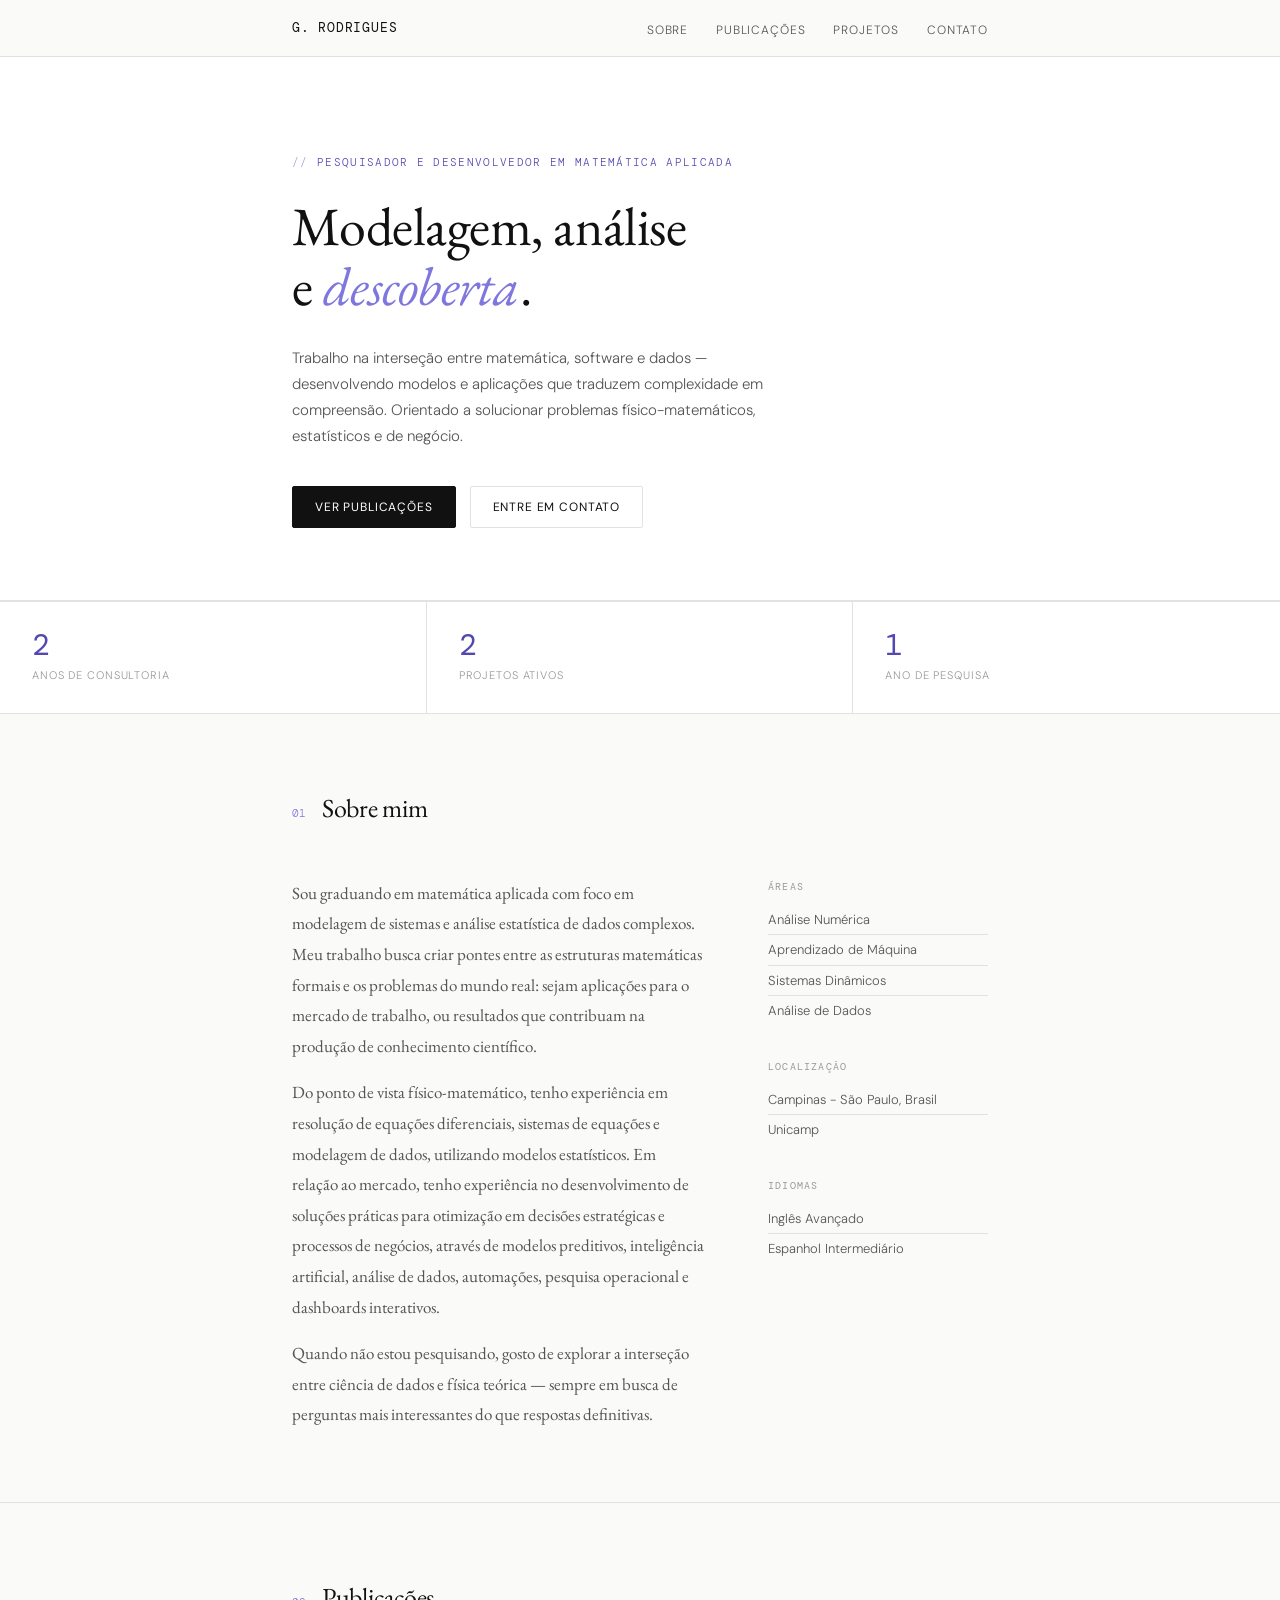
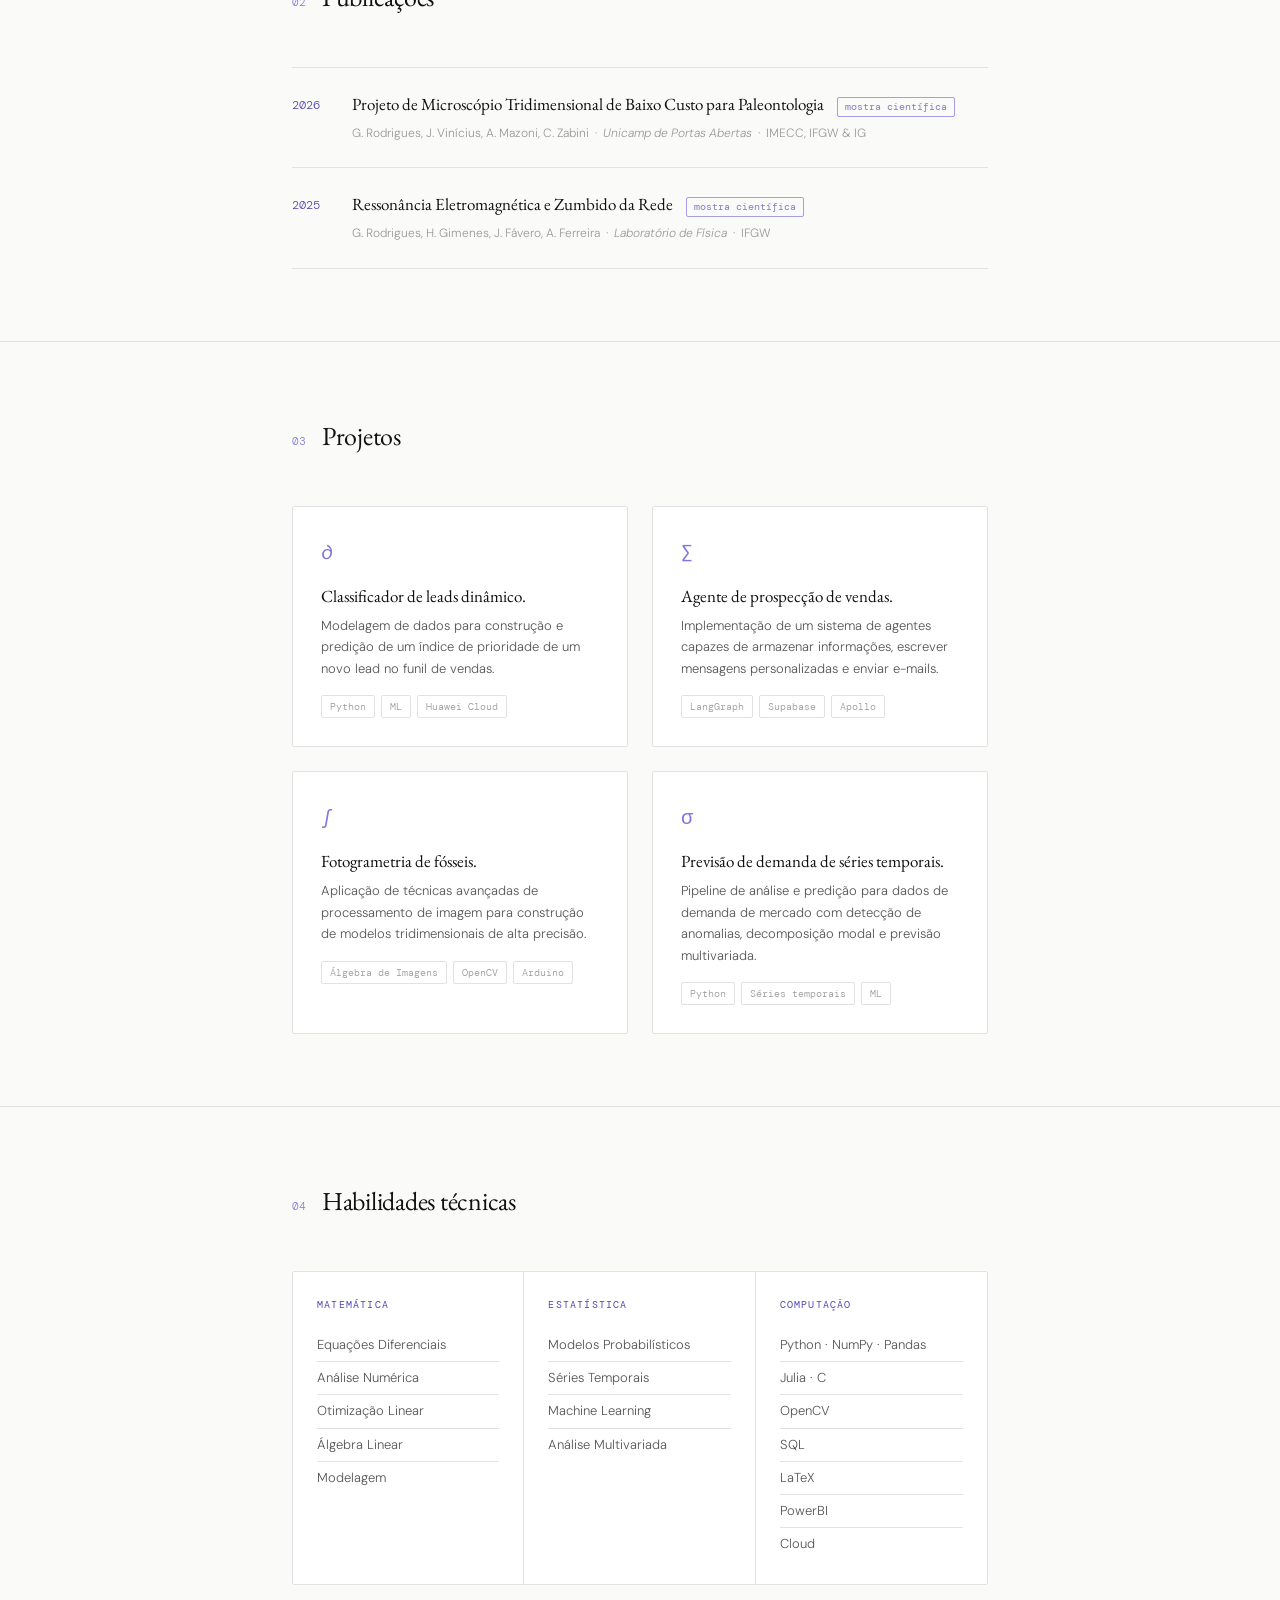
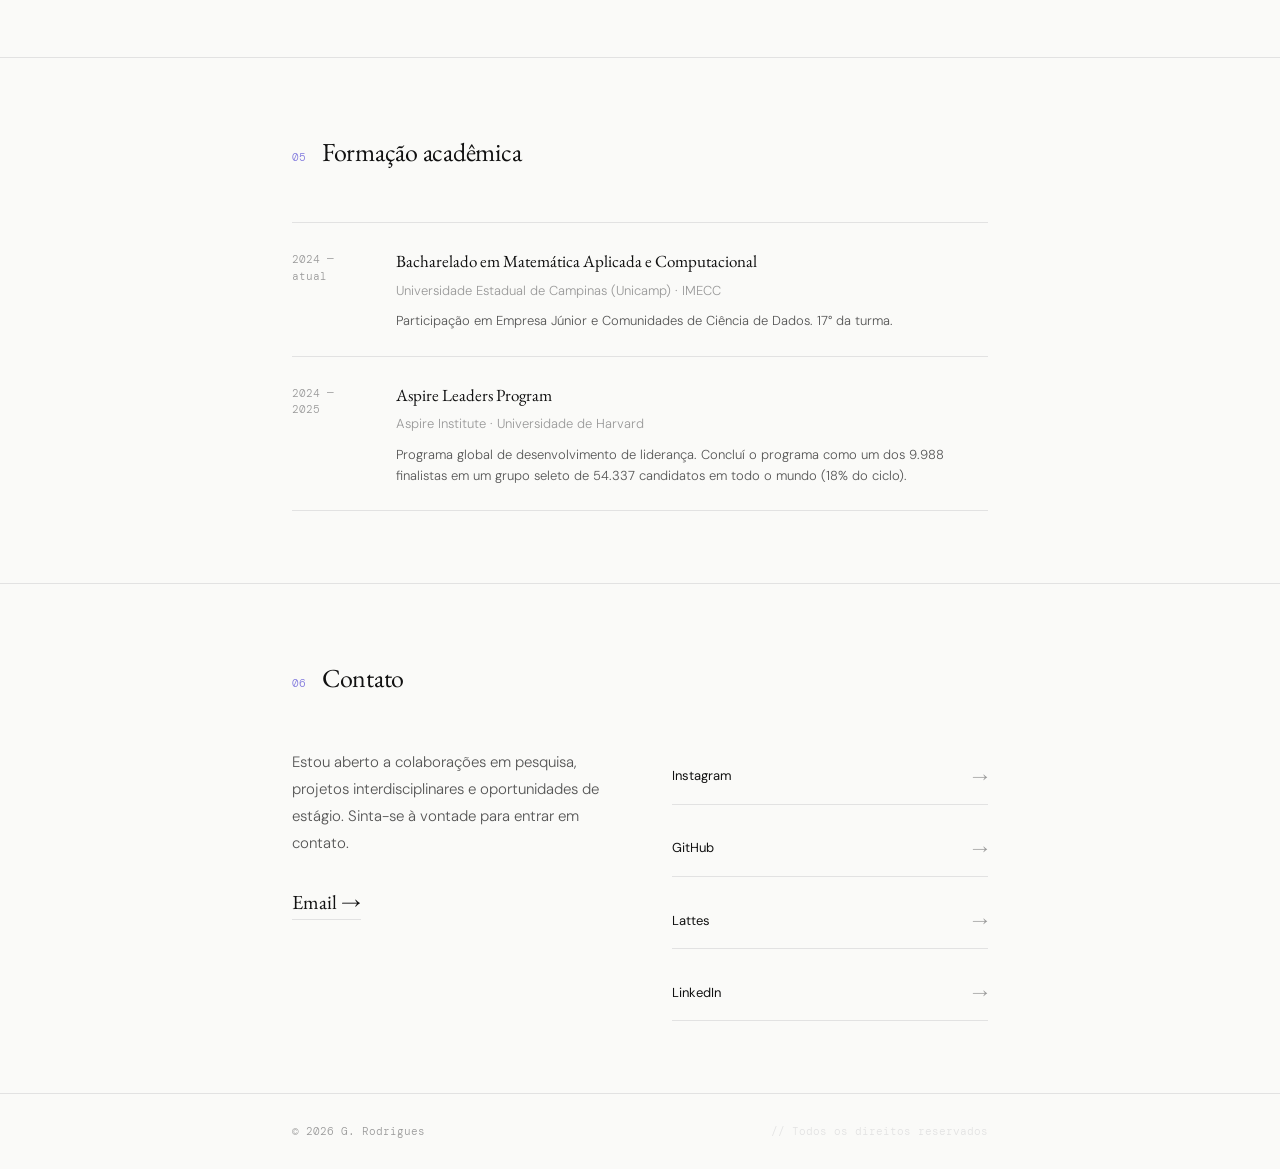
<file: index.html>
<!DOCTYPE html>
<html lang="pt-BR">
<head>
    <meta charset="UTF-8">
    <meta name="viewport" content="width=device-width, initial-scale=1.0">
    <title>G. Rodrigues</title>
    <link rel="preconnect" href="https://fonts.googleapis.com" />
    <link rel="preconnect" href="https://fonts.gstatic.com" crossorigin />
    <link href="https://fonts.googleapis.com/css2?family=EB+Garamond:ital,wght@0,400;0,500;1,400&family=DM+Mono:wght@300;400&family=DM+Sans:wght@300;400&display=swap" rel="stylesheet" />
    <link rel="stylesheet" href="./src/style.css"/>
</head>

 
<body> 
 
    <!-- ── Navegação ─────────────────────────────────────────────────── -->
  <nav>
    <div class="container">
      <a href="#hero" class="nav-logo">G. RODRIGUES</a>
 
      <!-- Acesso rápido -->
      <ul class="nav-links">
        <li><a href="#about">Sobre</a></li>
        <li><a href="#publications">Publicações</a></li>
        <li><a href="#projects">Projetos</a></li>
        <li><a href="#contact">Contato</a></li>
      </ul>
 
      <!-- Botão (mobile) -->
      <button class="nav-toggle" id="navToggle" aria-label="Abrir menu" aria-expanded="false">
        <span></span>
        <span></span>
        <span></span>
      </button>
    </div>
 
    <!-- Drawer mobile -->
    <div class="nav-drawer" id="navDrawer" aria-hidden="true">
      <a href="#about"        onclick="closeMenu()">Sobre</a>
      <a href="#publications" onclick="closeMenu()">Publicações</a>
      <a href="#projects"     onclick="closeMenu()">Projetos</a>
      <a href="#contact"      onclick="closeMenu()">Contato</a>
    </div>
  </nav>
 
  <!-- ── Hero ───────────────────────────────────────────────────────── -->
  <section id="hero">
    <div class="container">
      <div class="hero-tag">PESQUISADOR E DESENVOLVEDOR EM MATEMÁTICA APLICADA</div>
      <h1>
        Modelagem, análise<br>
        e <em>descoberta</em>.
      </h1>
      <p class="hero-bio">
        Trabalho na interseção entre matemática, software e dados — desenvolvendo
        modelos e aplicações que traduzem complexidade em compreensão. Orientado a 
        solucionar problemas físico-matemáticos, estatísticos e de negócio.
      </p>
      <div class="hero-actions">
        <a href="#publications" class="btn-primary">Ver publicações</a>
        <a href="#contact" class="btn-secondary">Entre em contato</a>
      </div>
    </div>
  </section>
 
  <!-- ── Status ─────────────────────────────────────────────────── -->
  <div class="stats-strip">
    <div class="stat-item">
      <div class="stat-number">2</div>
      <div class="stat-label">Anos de Consultoria</div>
    </div>
    <div class="stat-item">
      <div class="stat-number">2</div>
      <div class="stat-label">Projetos ativos</div>
    </div>
    <div class="stat-item">
      <div class="stat-number">1</div>
      <div class="stat-label">Ano de pesquisa</div>
    </div>
  </div>
 
  <!-- ── Sobre ──────────────────────────────────────────────────────── -->
  <section id="about">
    <div class="container">
      <div class="section-header reveal">
        <span class="section-num">01</span>
        <h2>Sobre mim</h2>
      </div>
      <div class="about-grid reveal">
        <div class="about-text">
          <p>
            Sou graduando em matemática aplicada com foco em modelagem de 
            sistemas e análise estatística de dados complexos. Meu trabalho 
            busca criar pontes entre as estruturas matemáticas formais e os 
            problemas do mundo real: sejam aplicações para o mercado de trabalho, 
            ou resultados que contribuam na produção de conhecimento científico.
          </p>
          <p>
            Do ponto de vista físico-matemático, tenho experiência em resolução 
            de equações diferenciais, sistemas de equações e modelagem de dados, 
            utilizando modelos estatísticos.
            Em relação ao mercado, tenho experiência no desenvolvimento de soluções 
            práticas para otimização em decisões estratégicas e processos de negócios,
            através de modelos preditivos, inteligência artificial, análise de dados,
            automações, pesquisa operacional e dashboards interativos. 
          </p>
          <p>
            Quando não estou pesquisando, gosto de explorar a interseção entre
            ciência de dados e física teórica — sempre em busca de perguntas
            mais interessantes do que respostas definitivas.
          </p>
        </div>
        <div class="about-sidebar">
          <div class="sidebar-block">
            <div class="sidebar-label">Áreas</div>
            <div class="sidebar-item">Análise Numérica</div>
            <div class="sidebar-item">Aprendizado de Máquina</div>
            <div class="sidebar-item">Sistemas Dinâmicos</div>
            <div class="sidebar-item">Análise de Dados</div>
          </div>
          <div class="sidebar-block">
            <div class="sidebar-label">Localização</div>
            <div class="sidebar-item">Campinas - São Paulo, Brasil</div>
            <div class="sidebar-item">Unicamp</div>
          </div>
          <div class="sidebar-block">
            <div class="sidebar-label">Idiomas</div>
            <div class="sidebar-item">Inglês Avançado</div>
            <div class="sidebar-item">Espanhol Intermediário</div>
          </div>
        </div>
      </div>
    </div>
  </section>
 
  <!-- ── Publicações ───────────────────────────────────────────────── -->
  <section id="publications">
    <div class="container">
      <div class="section-header reveal">
        <span class="section-num">02</span>
        <h2>Publicações</h2>
      </div>
      <div class="pub-list">
 
        <div class="pub-item reveal">
          <span class="pub-year">2026</span>
          <div class="pub-content">
            <div class="pub-title">
              Projeto de Microscópio Tridimensional de Baixo Custo para Paleontologia
              <span class="pub-tag">mostra científica</span>
            </div>
            <div class="pub-meta">
              G. Rodrigues, J. Vinícius, A. Mazoni, C. Zabini &nbsp;·&nbsp;
              <span class="venue">Unicamp de Portas Abertas</span> &nbsp;·&nbsp; IMECC, IFGW & IG
            </div>
          </div>
        </div>
 
        <div class="pub-item reveal">
          <span class="pub-year">2025</span>
          <div class="pub-content">
            <div class="pub-title">
              Ressonância Eletromagnética e Zumbido da Rede
              <span class="pub-tag">mostra científica</span>
            </div>
            <div class="pub-meta">
              G. Rodrigues, H. Gimenes, J. Fávero, A. Ferreira &nbsp;·&nbsp;
              <span class="venue">Laboratório de Física</span> &nbsp;·&nbsp; IFGW
            </div>
          </div>
        </div>
 
      </div>
    </div>
  </section>
 
  <!-- ── Projetos ───────────────────────────────────────────────────── -->
  <section id="projects">
    <div class="container">
      <div class="section-header reveal">
        <span class="section-num">03</span>
        <h2>Projetos</h2>
      </div>
      <div class="projects-grid">
 
        <a href="./pages/rfm.html" class="project-card reveal">
          <span class="project-icon">∂</span>
          <div class="project-title">Classificador de leads dinâmico.</div>
          <p class="project-desc">
            Modelagem de dados para construção e predição de um
            índice de prioridade de um novo lead no funil de vendas.
          </p>
          <div class="project-tags">
            <span>Python</span><span>ML</span><span>Huawei Cloud</span>
          </div>
        </a>
 
        <a href="./pages/agente.html" class="project-card reveal">
          <span class="project-icon">∑</span>
          <div class="project-title">Agente de prospecção de vendas.</div>
          <p class="project-desc">
            Implementação de um sistema de agentes capazes de armazenar informações, 
            escrever mensagens personalizadas e enviar e-mails.
          </p>
          <div class="project-tags">
            <span>LangGraph</span><span>Supabase</span><span>Apollo</span>
          </div>
        </a>
 
        <a href="./pages/fotogrametria.html" class="project-card reveal">
          <span class="project-icon">∫</span>
          <div class="project-title">Fotogrametria de fósseis.</div>
          <p class="project-desc">
             Aplicação de técnicas avançadas de processamento de imagem para
             construção de modelos tridimensionais de alta precisão.
          </p>
          <div class="project-tags">
            <span>Álgebra de Imagens</span><span>OpenCV</span><span>Arduino</span>
          </div>
        </a>
 
        <a href="./pages/demanda.html" class="project-card reveal">
          <span class="project-icon">σ</span>
          <div class="project-title">Previsão de demanda de séries temporais.</div>
          <p class="project-desc">
            Pipeline de análise e predição para dados de demanda de mercado com detecção de
            anomalias, decomposição modal e previsão multivariada.
          </p>
          <div class="project-tags">
            <span>Python</span><span>Séries temporais</span><span>ML</span>
          </div>
        </a>
 
      </div>
    </div>
  </section>
 
  <!-- ── Skills ─────────────────────────────────────────────────────── -->
  <section id="skills">
    <div class="container">
      <div class="section-header reveal">
        <span class="section-num">04</span>
        <h2>Habilidades técnicas</h2>
      </div>
      <div class="skills-grid reveal">
        <div class="skill-group">
          <div class="skill-group-title">Matemática</div>
          <div class="skill-item">Equações Diferenciais</div>
          <div class="skill-item">Análise Numérica</div>
          <div class="skill-item">Otimização Linear</div>
          <div class="skill-item">Álgebra Linear</div>
          <div class="skill-item">Modelagem</div>
        </div>
        <div class="skill-group">
          <div class="skill-group-title">Estatística</div>
          <div class="skill-item">Modelos Probabilísticos</div>
          <div class="skill-item">Séries Temporais</div>
          <div class="skill-item">Machine Learning</div>
          <div class="skill-item">Análise Multivariada</div>
        </div>
        <div class="skill-group">
          <div class="skill-group-title">Computação</div>
          <div class="skill-item">Python · NumPy · Pandas</div>
          <div class="skill-item">Julia · C</div>
          <div class="skill-item">OpenCV</div>
          <div class="skill-item">SQL</div>
          <div class="skill-item">LaTeX</div>
          <div class="skill-item">PowerBI</div>
          <div class="skill-item">Cloud</div>
        </div>
      </div>
    </div>
  </section>
 
  <!-- ── Educação ──────────────────────────────────────────────────── -->
  <section id="education">
    <div class="container">
      <div class="section-header reveal">
        <span class="section-num">05</span>
        <h2>Formação acadêmica</h2>
      </div>
      <div class="edu-list">
 
        <div class="edu-item reveal">
          <div class="edu-period">2024 —<br>atual</div>
          <div class="edu-content">
            <div class="edu-degree">Bacharelado em Matemática Aplicada e Computacional</div>
            <div class="edu-institution">Universidade Estadual de Campinas (Unicamp) · IMECC</div>
            <div class="edu-desc">
              Participação em Empresa Júnior e Comunidades de Ciência de Dados. 17° da turma.
            </div>
          </div>
        </div>
 
        <div class="edu-item reveal">
          <div class="edu-period">2024 —<br>2025</div>
          <div class="edu-content">
            <div class="edu-degree">Aspire Leaders Program</div>
            <div class="edu-institution">Aspire Institute · Universidade de Harvard</div>
            <div class="edu-desc">
              Programa global de desenvolvimento de liderança. Concluí o programa como um dos 
              9.988 finalistas em um grupo seleto de 54.337 candidatos em todo o mundo (18% do ciclo).
            </div>
          </div>
        </div>
 
      </div>
    </div>
  </section>
 
  <!-- ── Contatos ────────────────────────────────────────────────────── -->
  <section id="contact">
    <div class="container">
      <div class="section-header reveal">
        <span class="section-num">06</span>
        <h2>Contato</h2>
      </div>
      <div class="contact-grid">
        <div class="reveal">
          <p class="contact-text">
            Estou aberto a colaborações em pesquisa, projetos interdisciplinares
            e oportunidades de estágio. Sinta-se à vontade para entrar em contato.
          </p>
          <a href="mailto:g281231@dac.org.br" target="_blank" class="contact-email">Email →</a>
        </div>
 
        <div class="contact-links reveal">
 
          <a href="https://www.instagram.com/gus.devlog/" target="_blank" class="contact-link">
            <div>
              <div class="link-label">Instagram</div>
            </div>
            <span class="link-arrow">→</span>
          </a>
 
          <a href="https://github.com/DevpGus" target="_blank" class="contact-link">
            <div>
              <div class="link-label">GitHub</div>
            </div>
            <span class="link-arrow">→</span>
          </a>
 
          <a href="http://lattes.cnpq.br/0019610978625921" target="_blank" class="contact-link">
            <div>
              <div class="link-label">Lattes</div>
            </div>
            <span class="link-arrow">→</span>
          </a>
 
          <a href="https://www.linkedin.com/in/gustarodrigues/?locale=pt-BR" target="_blank" class="contact-link">
            <div>
              <div class="link-label">LinkedIn</div>
            </div>
            <span class="link-arrow">→</span>
          </a>
 
        </div>
      </div>
    </div>
  </section>
 
  <!-- ── Footer ─────────────────────────────────────────────────────── -->
  <footer>
    <div class="container">
      <span class="footer-copy">© 2026 G. Rodrigues</span>
      <span class="footer-tag">// Todos os direitos reservados</span>
    </div>
  </footer>
 
    <!-- ── Scroll ──────────────────────────────────────────────── -->
  <script>
    const observer = new IntersectionObserver(
      (entries) => entries.forEach(e => {
        if (e.isIntersecting) {
          e.target.classList.add('visible');
          observer.unobserve(e.target);
        }
      }),
      { threshold: 0.12 }
    );
 
    document.querySelectorAll('.reveal').forEach((el, i) => {
      el.style.transitionDelay = `${(i % 4) * 60}ms`;
      observer.observe(el);
    });
  </script>
 
  <!-- ── Menu (mobile) ────────────────────────────────────────────── -->
  <script>
    const toggle   = document.getElementById('navToggle');
    const drawer   = document.getElementById('navDrawer');
 
    function openMenu() {
      toggle.classList.add('open');
      drawer.classList.add('open');
      toggle.setAttribute('aria-expanded', 'true');
      drawer.setAttribute('aria-hidden', 'false');
      document.body.style.overflow = 'hidden';
    }
 
    function closeMenu() {
      toggle.classList.remove('open');
      drawer.classList.remove('open');
      toggle.setAttribute('aria-expanded', 'false');
      drawer.setAttribute('aria-hidden', 'true');
      document.body.style.overflow = '';
    }
 
    toggle.addEventListener('click', () => {
      toggle.classList.contains('open') ? closeMenu() : openMenu();
    });
 
    // Fecha ao pressionar Escape
    document.addEventListener('keydown', e => {
      if (e.key === 'Escape') closeMenu();
    });
 
    // Fecha ao redimensionar para desktop
    window.addEventListener('resize', () => {
      if (window.innerWidth > 600) closeMenu();
    });
  </script>
 
</body>

</html>
</file>
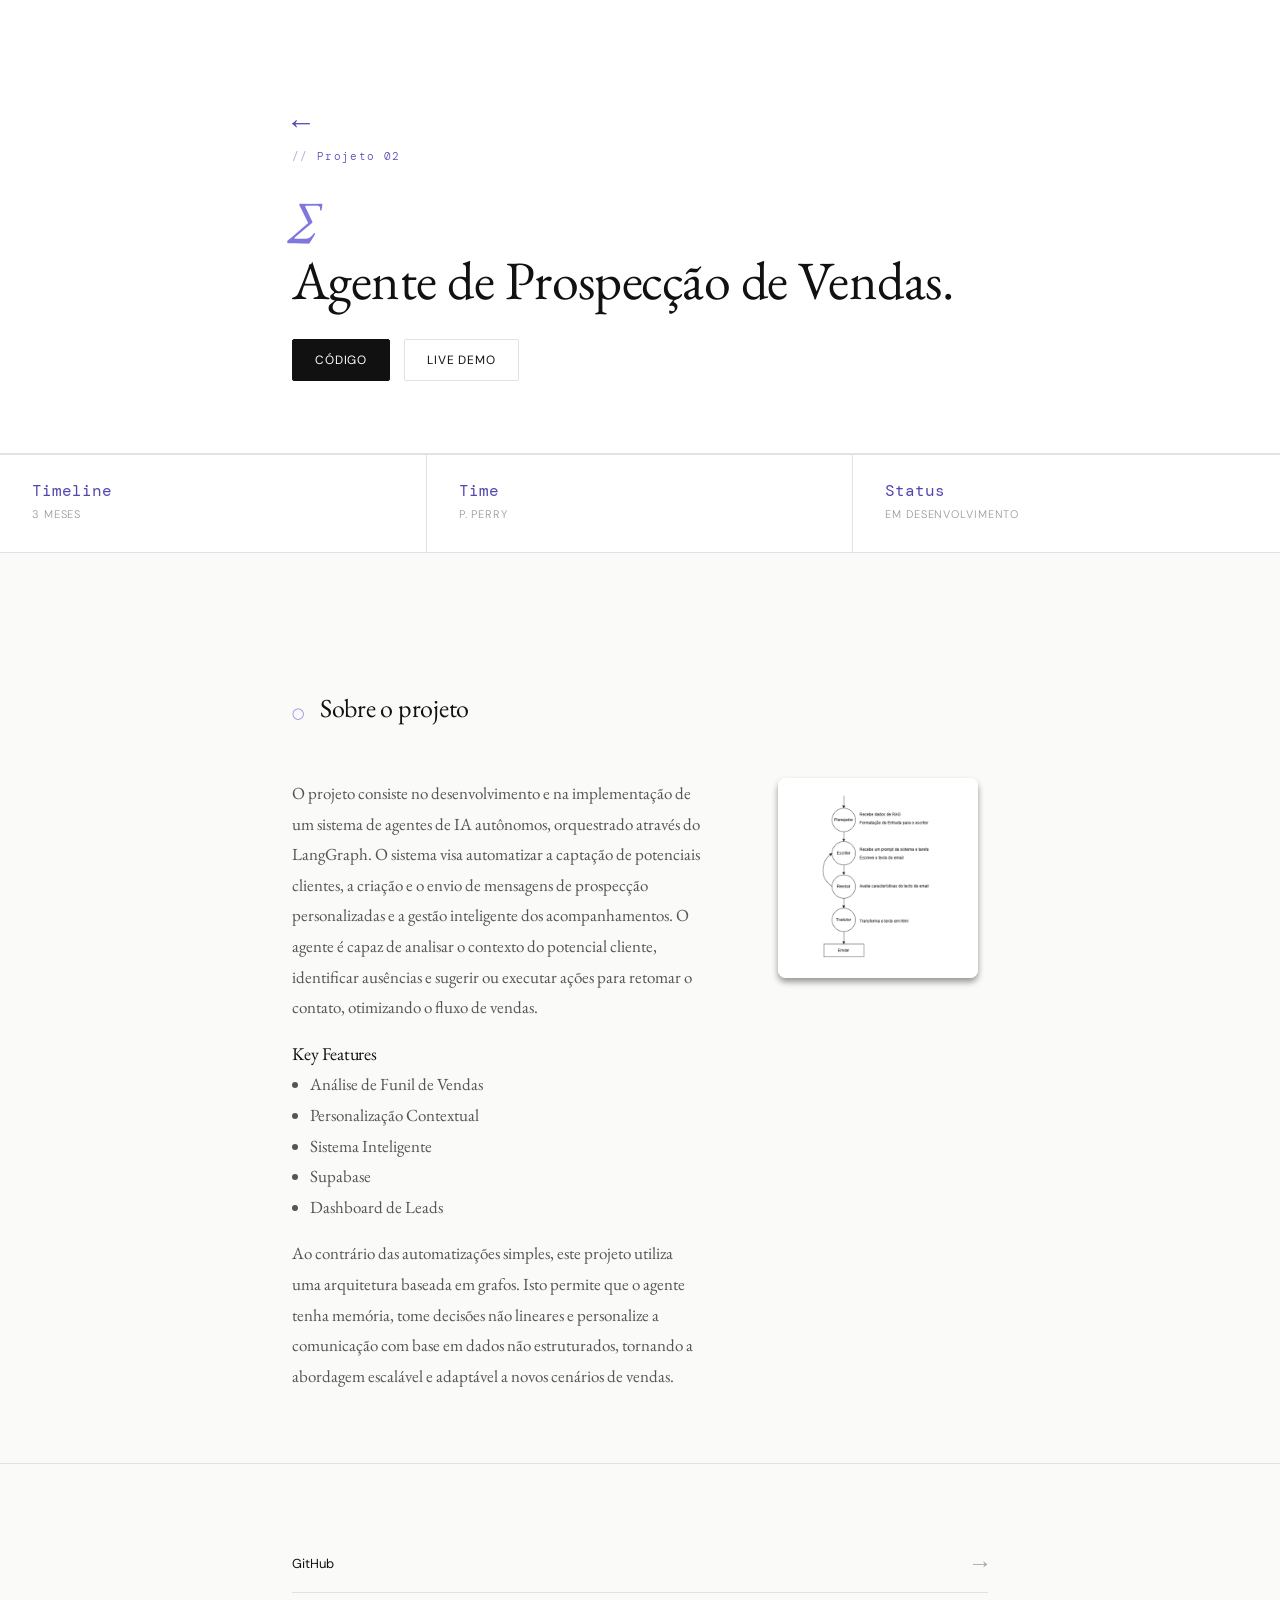
<file: pages/agente.html>
<!DOCTYPE html>
<html lang="pt-BR">
<head>
    <meta charset="UTF-8">
    <meta name="viewport" content="width=device-width, initial-scale=1.0">
    <title>Agente de Vendas</title>
    <link rel="preconnect" href="https://fonts.googleapis.com" />
    <link rel="preconnect" href="https://fonts.gstatic.com" crossorigin />
    <link href="https://fonts.googleapis.com/css2?family=EB+Garamond:ital,wght@0,400;0,500;1,400&family=DM+Mono:wght@300;400&family=DM+Sans:wght@300;400&display=swap" rel="stylesheet" />
    <link rel="stylesheet" href="../src/style.css"/>
</head>
<body>
    <!-- ── Header ─────────────────────────────────────────────────── -->
    <section id="hero">
    <div class="container">
      <a href="../index.html" class="btn-return">←</a>
      <div class="hero-tag">Projeto 02</div>
      <h1>
        <em>∑</em><br>  Agente de Prospecção de Vendas.
      </h1>

      <div class="hero-actions">
        <a href="#" class="btn-primary btn-block">Código</a>
        <a href="#" class="btn-secondary btn-block">Live Demo</a>
      </div>
    </div>
  </section>

  <!-- ── Stats strip ─────────────────────────────────────────────────── -->
  <div class="stats-strip">
    <div class="stat-item">
      <div class="stat-project">Timeline</div>
      <div class="stat-label">3 meses</div>
    </div>
    <div class="stat-item">
      <div class="stat-project">Time</div>
      <div class="stat-label">P. Perry</div>
    </div>
    <div class="stat-item">
      <div class="stat-project">Status</div>
      <div class="stat-label">Em Desenvolvimento</div>
    </div>
  </div>

  <br>
  <br>

  <!-- ── About ──────────────────────────────────────────────────────── -->
  <section id="about">
    <div class="container">
      <div class="section-header reveal">
        <span class="section-num">◯</span>
        <h2>Sobre o projeto</h2>
      </div>
      <div class="about-grid reveal">
        <div class="about-text">
          <p>
            O projeto consiste no desenvolvimento e na implementação de um sistema de agentes de 
            IA autônomos, orquestrado através do LangGraph. O sistema visa automatizar a captação 
            de potenciais clientes, a criação e o envio de mensagens de prospecção personalizadas 
            e a gestão inteligente dos acompanhamentos. O agente é capaz de analisar o contexto do 
            potencial cliente, identificar ausências e sugerir ou executar ações para retomar o 
            contato, otimizando o fluxo de vendas.
          </p>
          <h2>Key Features</h2>
                        <ul>
                            <li>Análise de Funil de Vendas</li>
                            <li>Personalização Contextual</li>
                            <li>Sistema Inteligente</li>
                            <li>Supabase</li>
                            <li>Dashboard de Leads</li>
                        </ul>
            
          <p>
            Ao contrário das automatizações simples, este projeto utiliza uma arquitetura 
            baseada em grafos. Isto permite que o agente tenha memória, tome decisões não 
            lineares e personalize a comunicação com base em dados não estruturados, tornando 
            a abordagem escalável e adaptável a novos cenários de vendas.
          </p>
        </div>

        <!-- Grid Image -->
        <div class="about-images">
          <div class="grid-item">
            <img src="../src/img/agente/drawio.png">
            <figcaption class="legend">Desenho esquemático do sistema de agentes.</figcaption>
          </div>
        </div>
        
      </div>
    </div>
  </section>

    <!-- ── Contact ────────────────────────────────────────────────────── -->
  <section id="contact">
    <div class="container">

        <div class="contact-links reveal">
        
          <a href="#" class="contact-link btn-block">
            <div>
              <div class="link-label">GitHub</div>
            </div>
            <span class="link-arrow">→</span>
          </a>
          
          
        </div>
      </div>
    </div>
  </section>

  <script>
    const observer = new IntersectionObserver(
      (entries) => entries.forEach(e => {
        if (e.isIntersecting) {
          e.target.classList.add('visible');
          observer.unobserve(e.target);
        }
      }),
      { threshold: 0.12 }
    );
 
    document.querySelectorAll('.reveal').forEach((el, i) => {
      el.style.transitionDelay = `${(i % 4) * 60}ms`;
      observer.observe(el);
    });
  </script>

</body>
</html>
</file>
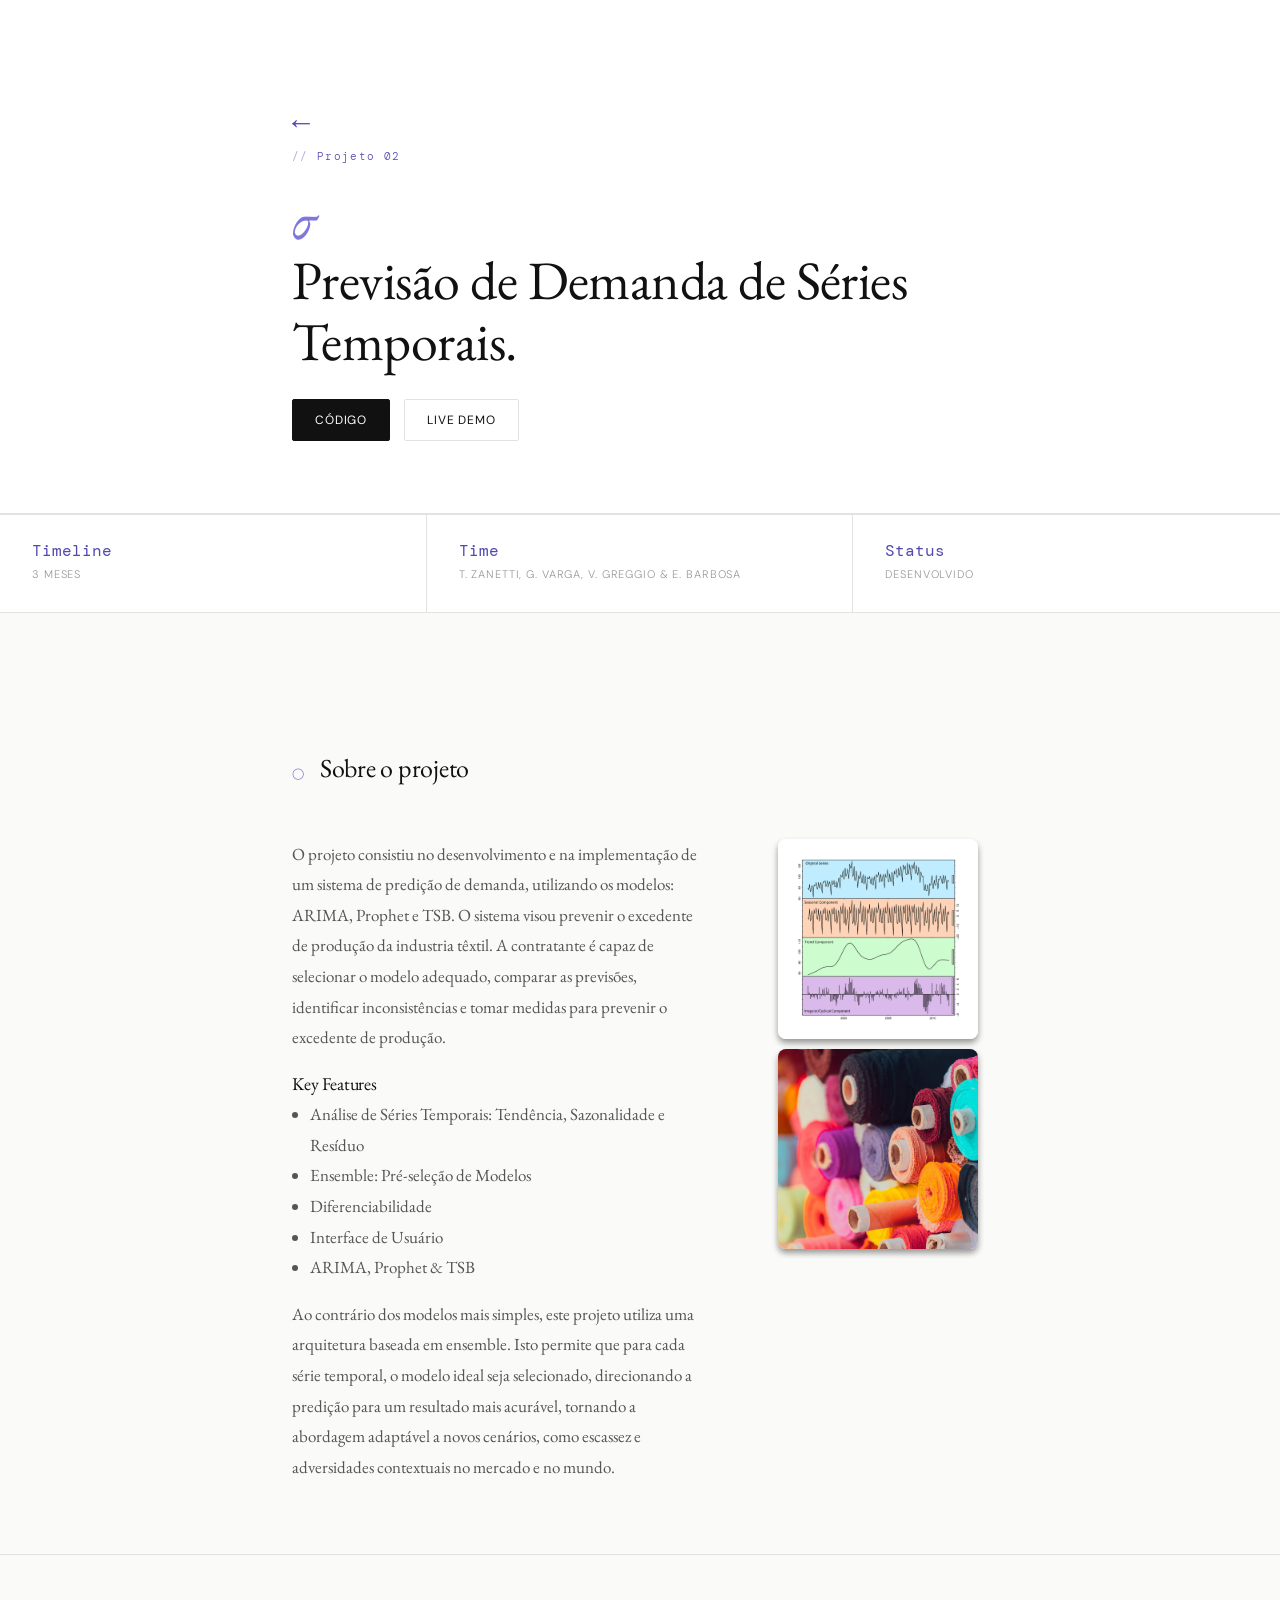
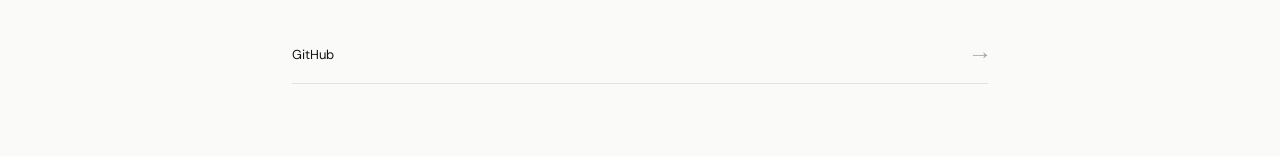
<file: pages/demanda.html>
<!DOCTYPE html>
<html lang="pt-BR">
<head>
    <meta charset="UTF-8">
    <meta name="viewport" content="width=device-width, initial-scale=1.0">
    <title>Séries Temporais</title>
    <link rel="preconnect" href="https://fonts.googleapis.com" />
    <link rel="preconnect" href="https://fonts.gstatic.com" crossorigin />
    <link href="https://fonts.googleapis.com/css2?family=EB+Garamond:ital,wght@0,400;0,500;1,400&family=DM+Mono:wght@300;400&family=DM+Sans:wght@300;400&display=swap" rel="stylesheet" />
    <link rel="stylesheet" href="../src/style.css"/>
</head>
<body>
    <!-- ── Header ─────────────────────────────────────────────────── -->
    <section id="hero">
    <div class="container">
      <a href="../index.html" class="btn-return">←</a>
      <div class="hero-tag">Projeto 02</div>
      <h1>
        <em>σ</em><br>  Previsão de Demanda de Séries Temporais.
      </h1>

      <div class="hero-actions">
        <a href="#" class="btn-primary btn-block">Código</a>
        <a href="#" class="btn-secondary btn-block">Live Demo</a>
      </div>
    </div>
  </section>

  <!-- ── Stats strip ─────────────────────────────────────────────────── -->
  <div class="stats-strip">
    <div class="stat-item">
      <div class="stat-project">Timeline</div>
      <div class="stat-label">3 meses</div>
    </div>
    <div class="stat-item">
      <div class="stat-project">Time</div>
      <div class="stat-label">T. Zanetti, G. Varga, V. Greggio & E. Barbosa</div>
    </div>
    <div class="stat-item">
      <div class="stat-project">Status</div>
      <div class="stat-label">Desenvolvido</div>
    </div>
  </div>

  <br>
  <br>

  <!-- ── About ──────────────────────────────────────────────────────── -->
  <section id="about">
    <div class="container">
      <div class="section-header reveal">
        <span class="section-num">◯</span>
        <h2>Sobre o projeto</h2>
      </div>
      <div class="about-grid reveal">
        <div class="about-text">
          <p>
            O projeto consistiu no desenvolvimento e na implementação de um sistema de predição 
            de demanda, utilizando os modelos: ARIMA, Prophet e TSB. O sistema visou prevenir o
            excedente de produção da industria têxtil. A contratante é capaz de selecionar o 
            modelo adequado, comparar as previsões, identificar inconsistências e tomar medidas 
            para prevenir o excedente de produção.
          </p>

          <p>

          </p>

          <h2>Key Features</h2>
                        <ul>
                            <li>Análise de Séries Temporais: Tendência, Sazonalidade e Resíduo</li>
                            <li>Ensemble: Pré-seleção de Modelos</li>
                            <li>Diferenciabilidade</li>
                            <li>Interface de Usuário</li>
                            <li>ARIMA, Prophet & TSB</li>
                        </ul>
            
          <p>
            Ao contrário dos modelos mais simples, este projeto utiliza uma arquitetura 
            baseada em ensemble. Isto permite que para cada série temporal, o modelo ideal
            seja selecionado, direcionando a predição para um resultado mais acurável, 
            tornando a abordagem adaptável a novos cenários, como 
            escassez e adversidades contextuais no mercado e no mundo.
          </p>
        </div>

        <!-- Grid Image -->
        <div class="about-images">
          <div class="grid-item">
            <img src="../src/img/demanda/series-decompose.png">
            <figcaption class="legend">QUANTDARE, Using decomposition to improve time series prediction.</figcaption>
          </div>

          <div class="grid-item">
            <img src="../src/img/demanda/tecidos.png">
            <figcaption class="legend">PANDORA, Desafios para indústria têxtil.</figcaption>
          </div>
        </div>
        
      </div>
    </div>
  </section>

    <!-- ── Contact ────────────────────────────────────────────────────── -->
  <section id="contact">
    <div class="container">

        <div class="contact-links reveal">
        
          <a href="#" class="contact-link btn-block">
            <div>
              <div class="link-label">GitHub</div>
            </div>
            <span class="link-arrow">→</span>
          </a>
          
          
        </div>
      </div>
    </div>
  </section>

  <script>
    const observer = new IntersectionObserver(
      (entries) => entries.forEach(e => {
        if (e.isIntersecting) {
          e.target.classList.add('visible');
          observer.unobserve(e.target);
        }
      }),
      { threshold: 0.12 }
    );
 
    document.querySelectorAll('.reveal').forEach((el, i) => {
      el.style.transitionDelay = `${(i % 4) * 60}ms`;
      observer.observe(el);
    });
  </script>

</body>
</html>
</file>
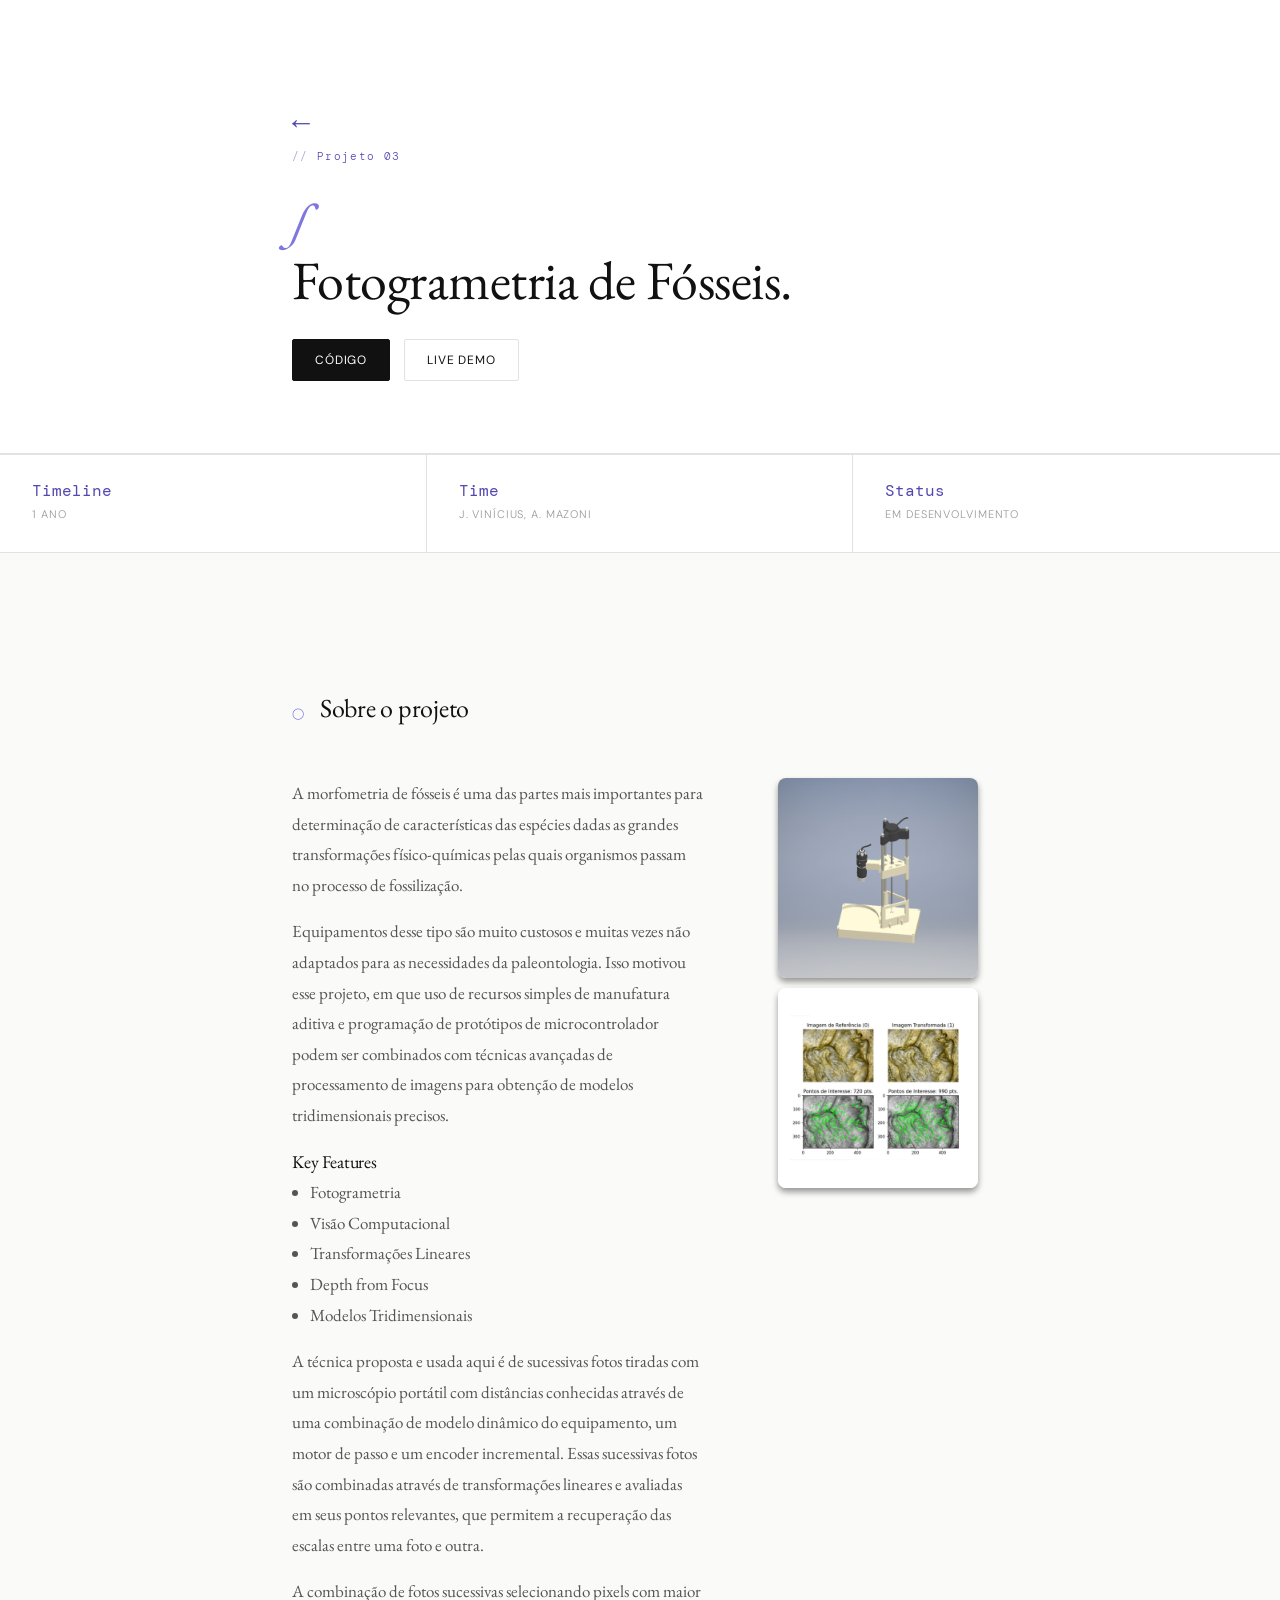
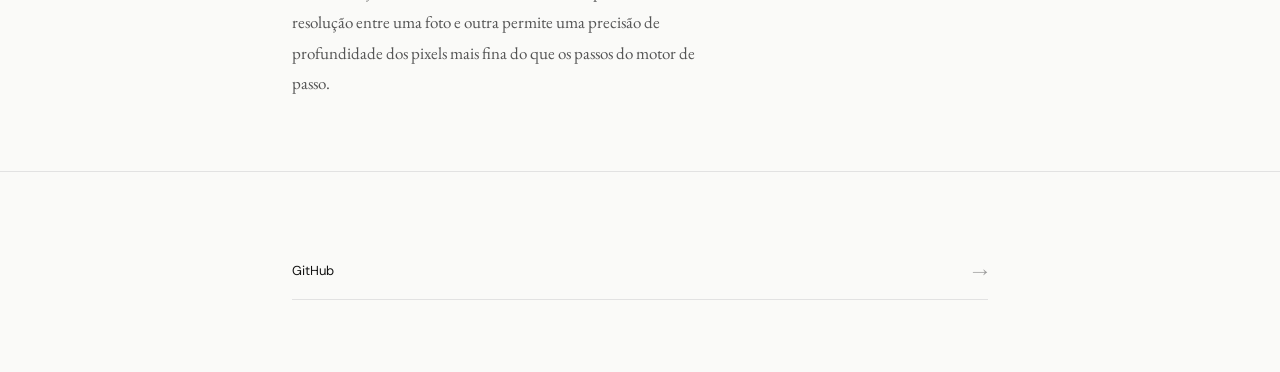
<file: pages/fotogrametria.html>
<!DOCTYPE html>
<html lang="pt-BR">
<head>
    <meta charset="UTF-8">
    <meta name="viewport" content="width=device-width, initial-scale=1.0">
    <title>Fotogrametria de Fósseis</title>
    <link rel="preconnect" href="https://fonts.googleapis.com" />
    <link rel="preconnect" href="https://fonts.gstatic.com" crossorigin />
    <link href="https://fonts.googleapis.com/css2?family=EB+Garamond:ital,wght@0,400;0,500;1,400&family=DM+Mono:wght@300;400&family=DM+Sans:wght@300;400&display=swap" rel="stylesheet" />
    <link rel="stylesheet" href="../src/style.css"/>
</head>
<body>
    <!-- ── Header ─────────────────────────────────────────────────── -->
    <section id="hero">
    <div class="container">
      <a href="../index.html" class="btn-return">←</a>
      <div class="hero-tag">Projeto 03</div>
      <h1>
        <em>∫</em><br>  Fotogrametria de Fósseis.
      </h1>

      <div class="hero-actions">
        <a href="#" class="btn-primary btn-block">Código</a>
        <a href="#" class="btn-secondary btn-block">Live Demo</a>
      </div>
    </div>
  </section>

  <!-- ── Stats strip ─────────────────────────────────────────────────── -->
  <div class="stats-strip">
    <div class="stat-item">
      <div class="stat-project">Timeline</div>
      <div class="stat-label">1 ano</div>
    </div>
    <div class="stat-item">
      <div class="stat-project">Time</div>
      <div class="stat-label">J. Vinícius, A. Mazoni</div>
    </div>
    <div class="stat-item">
      <div class="stat-project">Status</div>
      <div class="stat-label">Em Desenvolvimento</div>
    </div>
  </div>

  <br>
  <br>

  <!-- ── About ──────────────────────────────────────────────────────── -->
  <section id="about">
    <div class="container">
      <div class="section-header reveal">
        <span class="section-num">◯</span>
        <h2>Sobre o projeto</h2>
      </div>
      <div class="about-grid reveal">
        <div class="about-text">
          <p>
            A morfometria de fósseis é uma das partes mais importantes para determinação 
            de características das espécies dadas as grandes transformações físico-químicas 
            pelas quais organismos passam no processo de fossilização.
          </p>

          <p>
            Equipamentos desse tipo são muito custosos e muitas vezes não adaptados para as 
            necessidades da paleontologia. Isso motivou esse projeto, em que uso de recursos 
            simples de manufatura aditiva e programação de protótipos de microcontrolador podem 
            ser combinados com técnicas avançadas de processamento de imagens para obtenção de 
            modelos tridimensionais precisos.
          </p>
          
          <h2>Key Features</h2>
                        <ul>
                            <li>Fotogrametria</li>
                            <li>Visão Computacional</li>
                            <li>Transformações Lineares</li>
                            <li>Depth from Focus</li>
                            <li>Modelos Tridimensionais</li>
                        </ul>

          <p>
            A técnica proposta e usada aqui é de sucessivas fotos tiradas com um microscópio 
            portátil com distâncias conhecidas através de uma combinação de modelo dinâmico do 
            equipamento, um motor de passo e um encoder incremental. Essas sucessivas fotos são 
            combinadas através de transformações lineares e avaliadas em seus pontos relevantes, 
            que permitem a recuperação das escalas entre uma foto e outra.
          </p>

          <p>
            A combinação de fotos sucessivas selecionando pixels com maior resolução entre uma 
            foto e outra permite uma precisão de profundidade dos pixels mais fina do que os passos 
            do motor de passo.
          </p>
            
        </div>

        <!-- Grid Image -->
        <div class="about-images">
          <div class="grid-item">
            <img src="../src/img/fotogrametria/trilho.png">
            <figcaption class="legend">Modelo do microscópio.</figcaption>
          </div>

          <div class="grid-item">
            <img src="../src/img/fotogrametria/keypoints.png">
            <figcaption class="legend">Correspondência de pontos entre as imagens.</figcaption>
          </div>
        </div>
        
      </div>
    </div>
  </section>

    <!-- ── Contact ────────────────────────────────────────────────────── -->
  <section id="contact">
    <div class="container">

        <div class="contact-links reveal">
          
          
          <a href="#" class="contact-link btn-block">
            <div>
              <div class="link-label">GitHub</div>
            </div>
            <span class="link-arrow">→</span>
          </a>
          
          
        </div>
      </div>
    </div>
  </section>

  <script>
    const observer = new IntersectionObserver(
      (entries) => entries.forEach(e => {
        if (e.isIntersecting) {
          e.target.classList.add('visible');
          observer.unobserve(e.target);
        }
      }),
      { threshold: 0.12 }
    );
 
    document.querySelectorAll('.reveal').forEach((el, i) => {
      el.style.transitionDelay = `${(i % 4) * 60}ms`;
      observer.observe(el);
    });
  </script>

</body>
</html>
</file>
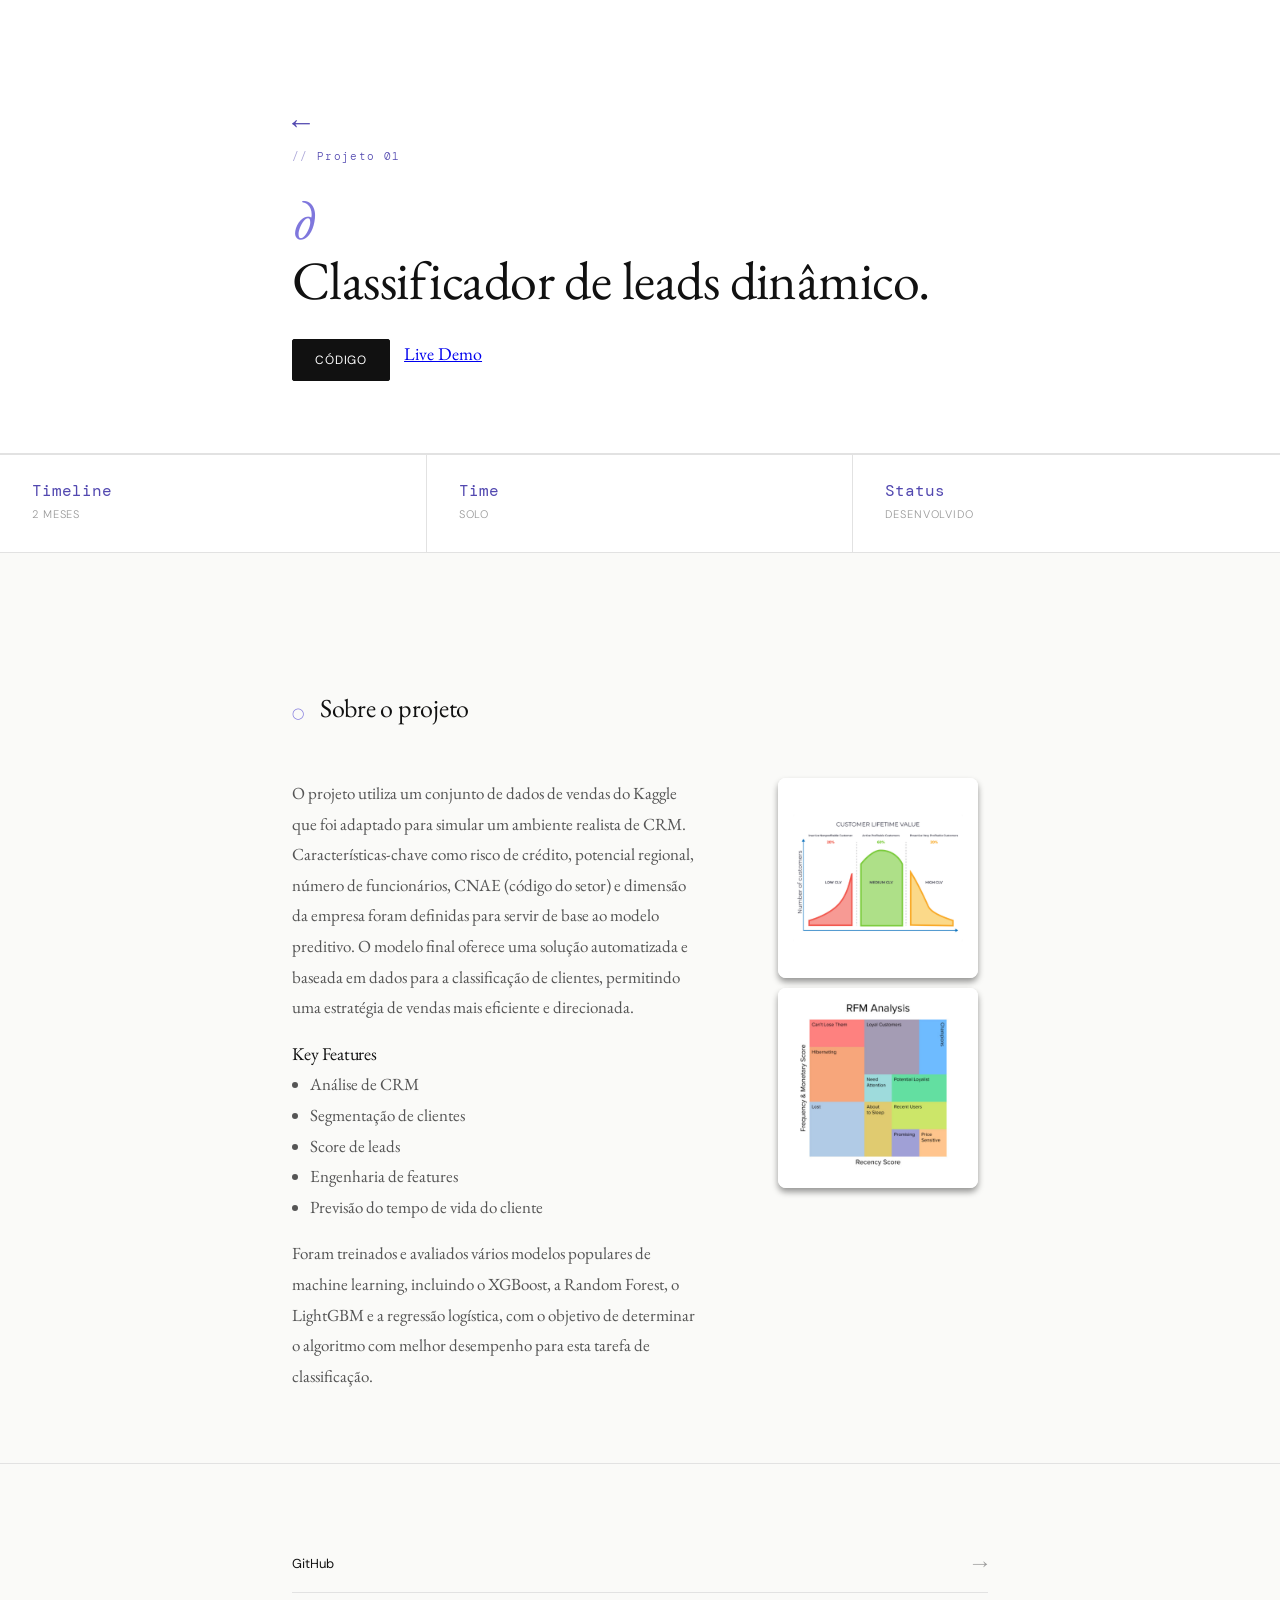
<file: pages/project.html>
<!DOCTYPE html>
<html lang="pt-BR">
<head>
    <meta charset="UTF-8">
    <meta name="viewport" content="width=device-width, initial-scale=1.0">
    <title>Nome do Projeto</title>
    <link rel="preconnect" href="https://fonts.googleapis.com" />
    <link rel="preconnect" href="https://fonts.gstatic.com" crossorigin />
    <link href="https://fonts.googleapis.com/css2?family=EB+Garamond:ital,wght@0,400;0,500;1,400&family=DM+Mono:wght@300;400&family=DM+Sans:wght@300;400&display=swap" rel="stylesheet" />
    <link rel="stylesheet" href="../src/style.css"/>
</head>
<body>
    <!-- ── Header ─────────────────────────────────────────────────── -->
    <section id="hero">
    <div class="container">
      <a href="../index.html" class="btn-return">←</a>
      <div class="hero-tag">Projeto 01</div>
      <h1>
        <em>∂</em><br>  Classificador de leads dinâmico.
      </h1>

      <div class="hero-actions">
        <a href="#" class="btn-primary">Código</a>
        <a href="#" class="btn-demo">Live Demo</a>
      </div>
    </div>
  </section>

  <!-- ── Stats strip ─────────────────────────────────────────────────── -->
  <div class="stats-strip">
    <div class="stat-item">
      <div class="stat-project">Timeline</div>
      <div class="stat-label">2 meses</div>
    </div>
    <div class="stat-item">
      <div class="stat-project">Time</div>
      <div class="stat-label">Solo</div>
    </div>
    <div class="stat-item">
      <div class="stat-project">Status</div>
      <div class="stat-label">Desenvolvido</div>
    </div>
  </div>

  <br>
  <br>

  <!-- ── About ──────────────────────────────────────────────────────── -->
  <section id="about">
    <div class="container">
      <div class="section-header reveal">
        <span class="section-num">◯</span>
        <h2>Sobre o projeto</h2>
      </div>
      <div class="about-grid reveal">
        <div class="about-text">
          <p>
            O projeto utiliza um conjunto de dados de vendas do Kaggle que foi 
            adaptado para simular um ambiente realista de CRM. Características-chave 
            como risco de crédito, potencial regional, número de funcionários, CNAE 
            (código do setor) e dimensão da empresa foram definidas para servir de 
            base ao modelo preditivo. O modelo final oferece uma solução automatizada 
            e baseada em dados para a classificação de clientes, permitindo uma estratégia 
            de vendas mais eficiente e direcionada.
          </p>
          <h2>Key Features</h2>
                        <ul>
                            <li>Análise de CRM</li>
                            <li>Segmentação de clientes</li>
                            <li>Score de leads</li>
                            <li>Engenharia de features</li>
                            <li>Previsão do tempo de vida do cliente</li>
                        </ul>
            
          <p>
            Foram treinados e avaliados vários modelos populares de machine learning, incluindo 
            o XGBoost, a Random Forest, o LightGBM e a regressão logística, com o objetivo de 
            determinar o algoritmo com melhor desempenho para esta tarefa de classificação.
          </p>
        </div>

        <!-- Grid Image -->
        <div class="about-images">
          <div class="grid-item">
            <img src="../src/img/clv.png">
            <figcaption class="legend">NUBRAND, LTV for Shopify.</figcaption>
          </div>

          <div class="grid-item">
            <img src="../src/img/rfm.png">
            <figcaption class="legend">NVECTA, RFM Analysis.</figcaption>
          </div>
        </div>
        
      </div>
    </div>
  </section>

    <!-- ── Contact ────────────────────────────────────────────────────── -->
  <section id="contact">
    <div class="container">

        <div class="contact-links reveal">
          
          
          <a href="https://github.com/DevpGus" target="_blank" class="contact-link">
            <div>
              <div class="link-label">GitHub</div>
            </div>
            <span class="link-arrow">→</span>
          </a>
          
          
        </div>
      </div>
    </div>
  </section>

  <script>
    const observer = new IntersectionObserver(
      (entries) => entries.forEach(e => {
        if (e.isIntersecting) {
          e.target.classList.add('visible');
          observer.unobserve(e.target);
        }
      }),
      { threshold: 0.12 }
    );
 
    document.querySelectorAll('.reveal').forEach((el, i) => {
      el.style.transitionDelay = `${(i % 4) * 60}ms`;
      observer.observe(el);
    });
  </script>

</body>
</html>
</file>
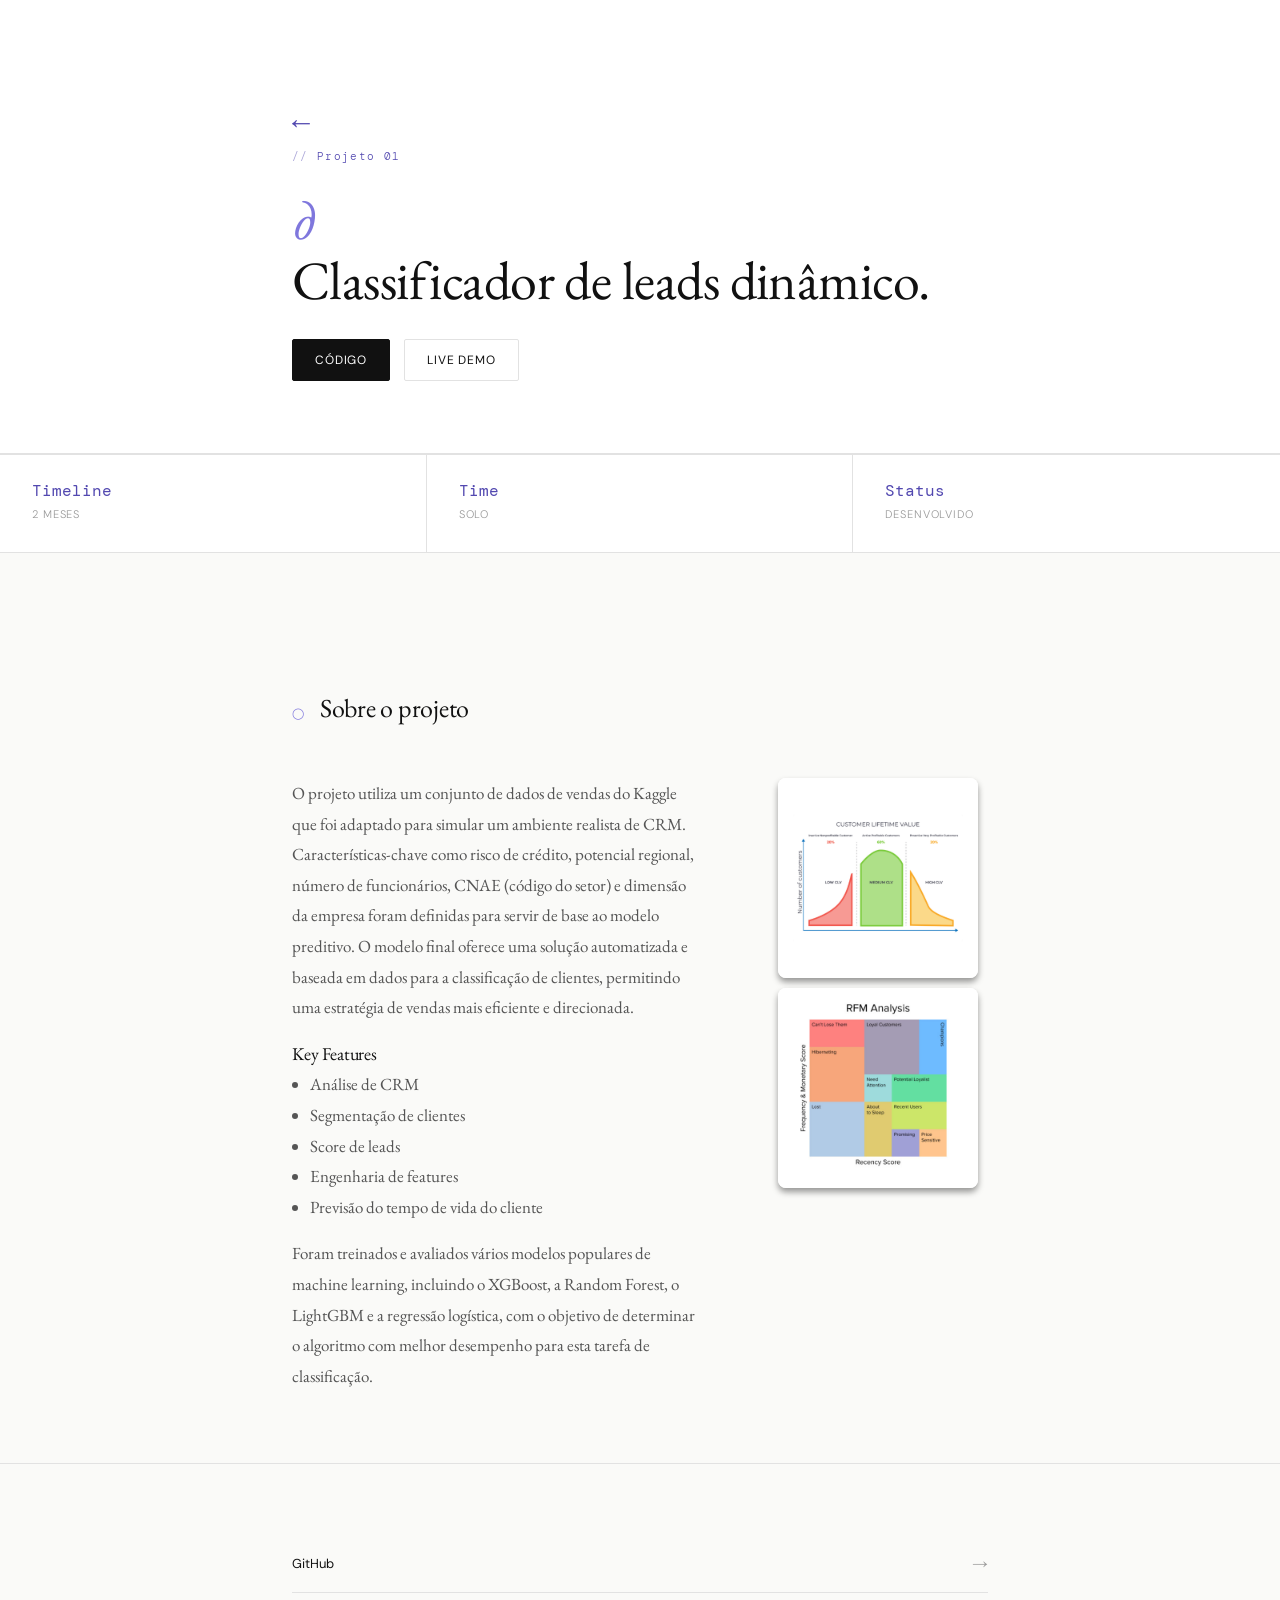
<file: pages/rfm.html>
<!DOCTYPE html>
<html lang="pt-BR">
<head>
    <meta charset="UTF-8">
    <meta name="viewport" content="width=device-width, initial-scale=1.0">
    <title>Classificador de Leads</title>
    <link rel="preconnect" href="https://fonts.googleapis.com" />
    <link rel="preconnect" href="https://fonts.gstatic.com" crossorigin />
    <link href="https://fonts.googleapis.com/css2?family=EB+Garamond:ital,wght@0,400;0,500;1,400&family=DM+Mono:wght@300;400&family=DM+Sans:wght@300;400&display=swap" rel="stylesheet" />
    <link rel="stylesheet" href="../src/style.css"/>
</head>
<body>
    <!-- ── Header ─────────────────────────────────────────────────── -->
    <section id="hero">
    <div class="container">
      <a href="../index.html" class="btn-return">←</a>
      <div class="hero-tag">Projeto 01</div>
      <h1>
        <em>∂</em><br>  Classificador de leads dinâmico.
      </h1>

      <div class="hero-actions">
        <a href="https://github.com/DevpGus/crm-client-score-prediction" target="_blank" class="btn-primary">Código</a>
        <a href="#" class="btn-secondary btn-block">Live Demo</a>
      </div>
    </div>
  </section>

  <!-- ── Stats strip ─────────────────────────────────────────────────── -->
  <div class="stats-strip">
    <div class="stat-item">
      <div class="stat-project">Timeline</div>
      <div class="stat-label">2 meses</div>
    </div>
    <div class="stat-item">
      <div class="stat-project">Time</div>
      <div class="stat-label">Solo</div>
    </div>
    <div class="stat-item">
      <div class="stat-project">Status</div>
      <div class="stat-label">Desenvolvido</div>
    </div>
  </div>

  <br>
  <br>

  <!-- ── About ──────────────────────────────────────────────────────── -->
  <section id="about">
    <div class="container">
      <div class="section-header reveal">
        <span class="section-num">◯</span>
        <h2>Sobre o projeto</h2>
      </div>
      <div class="about-grid reveal">
        <div class="about-text">
          <p>
            O projeto utiliza um conjunto de dados de vendas do Kaggle que foi 
            adaptado para simular um ambiente realista de CRM. Características-chave 
            como risco de crédito, potencial regional, número de funcionários, CNAE 
            (código do setor) e dimensão da empresa foram definidas para servir de 
            base ao modelo preditivo. O modelo final oferece uma solução automatizada 
            e baseada em dados para a classificação de clientes, permitindo uma estratégia 
            de vendas mais eficiente e direcionada.
          </p>
          <h2>Key Features</h2>
                        <ul>
                            <li>Análise de CRM</li>
                            <li>Segmentação de clientes</li>
                            <li>Score de leads</li>
                            <li>Engenharia de features</li>
                            <li>Previsão do tempo de vida do cliente</li>
                        </ul>
            
          <p>
            Foram treinados e avaliados vários modelos populares de machine learning, incluindo 
            o XGBoost, a Random Forest, o LightGBM e a regressão logística, com o objetivo de 
            determinar o algoritmo com melhor desempenho para esta tarefa de classificação.
          </p>
        </div>

        <!-- Grid Image -->
        <div class="about-images">
          <div class="grid-item">
            <img src="../src/img/leads/clv.png">
            <figcaption class="legend">NUBRAND, LTV for Shopify.</figcaption>
          </div>

          <div class="grid-item">
            <img src="../src/img/leads/rfm.png">
            <figcaption class="legend">NVECTA, RFM Analysis.</figcaption>
          </div>
        </div>
        
      </div>
    </div>
  </section>

    <!-- ── Contact ────────────────────────────────────────────────────── -->
  <section id="contact">
    <div class="container">

        <div class="contact-links reveal">
        
          <a href="https://github.com/DevpGus/crm-client-score-prediction" target="_blank" class="contact-link">
            <div>
              <div class="link-label">GitHub</div>
            </div>
            <span class="link-arrow">→</span>
          </a>
          
          
        </div>
      </div>
    </div>
  </section>

  <script>
    const observer = new IntersectionObserver(
      (entries) => entries.forEach(e => {
        if (e.isIntersecting) {
          e.target.classList.add('visible');
          observer.unobserve(e.target);
        }
      }),
      { threshold: 0.12 }
    );
 
    document.querySelectorAll('.reveal').forEach((el, i) => {
      el.style.transitionDelay = `${(i % 4) * 60}ms`;
      observer.observe(el);
    });
  </script>

</body>
</html>
</file>
<file: src/style.css>
/* ─── Reset & Base ─────────────────────────────────────────────── */
*, *::before, *::after { box-sizing: border-box; margin: 0; padding: 0; }

:root {
    --ink:        #111111;
    --ink-soft:   #555555;
    --ink-muted:  #999999;
    --rule:       #e2e2e2;
    --accent:     #5248b0;
    --accent-dim: #7F77DD;
    --bg:         #fafaf8;
    --bg-white:   #ffffff;
    --font-serif: 'EB Garamond', Georgia, serif;
    --font-mono:  'DM Mono', 'Courier New', monospace;
    --font-sans:  'DM Sans', system-ui, sans-serif;
}

html { scroll-behavior: smooth; }

body {
    font-family: var(--font-serif);
    background: var(--bg);
    color: var(--ink);
    line-height: 1.7;
    font-size: 18px;
    -webkit-font-smoothing: antialiased;
}

/* ─── Scrollbar ─────────────────────────────────────────────────── */
::-webkit-scrollbar { width: 4px; }
::-webkit-scrollbar-track { background: transparent; }
::-webkit-scrollbar-thumb { background: var(--rule); border-radius: 2px; }

/* ─── Layout ─────────────────────────────────────────────────────── */
.container {
    max-width: 760px;
    margin: 0 auto;
    padding: 0 32px;
}

/* ─── Navigation ─────────────────────────────────────────────────── */
nav {
    position: sticky;
    top: 0;
    z-index: 100;
    background: rgba(250, 250, 248, 0.92);
    backdrop-filter: blur(8px);
    -webkit-backdrop-filter: blur(8px);
    border-bottom: 0.5px solid var(--rule);
}

nav .container {
    display: flex;
    align-items: center;
    justify-content: space-between;
    height: 56px;
}

.nav-logo {
    font-family: var(--font-mono);
    font-size: 13px;
    font-weight: 400;
    letter-spacing: 0.06em;
    color: var(--ink);
    text-decoration: none;
}

.nav-links {
    display: flex;
    gap: 28px;
    list-style: none;
}

.nav-links a {
    font-family: var(--font-sans);
    font-size: 12px;
    font-weight: 300;
    letter-spacing: 0.07em;
    text-transform: uppercase;
    color: var(--ink-soft);
    text-decoration: none;
    transition: color 0.2s;
}

.nav-links a:hover { color: var(--ink); }

/* ─── Hero ──────────────────────────────────────────────────────── */
#hero {
    padding: 96px 0 72px;
    background: var(--bg-white);
    border-bottom: 0.5px solid var(--rule);
    animation: fadeUp 0.7s ease both;
}

.btn-return {
    font-family: var(--font-mono);
    color: var(--accent);
    font-size: 30px;
    font-weight: 300;
    padding-bottom: 0px;
    text-decoration: none;  
} 

.btn-return:hover {
    color: var(--accent-dim);
} 

.hero-tag {
    font-family: var(--font-mono);
    font-size: 11px;
    font-weight: 300;
    letter-spacing: 0.12em;
    color: var(--accent);
    margin-bottom: 24px;
}

.hero-tag::before { content: '// '; opacity: 0.5; }

h1 {
    font-family: var(--font-serif);
    font-size: clamp(36px, 6vw, 54px);
    font-weight: 400;
    line-height: 1.12;
    color: var(--ink);
    margin-bottom: 28px;
    letter-spacing: -0.01em;
}

h1 em {
    font-style: italic;
    color: var(--accent-dim);
}

.hero-bio {
    font-family: var(--font-sans);
    font-size: 15px;
    font-weight: 300;
    color: var(--ink-soft);
    line-height: 1.75;
    max-width: 520px;
    margin-bottom: 36px;
}

.hero-actions {
    display: flex;
    gap: 14px;
    flex-wrap: wrap;
}

.btn-primary {
    font-family: var(--font-sans);
    font-size: 12px;
    font-weight: 400;
    letter-spacing: 0.07em;
    text-transform: uppercase;
    color: var(--bg-white);
    background: var(--ink);
    border: 1px solid var(--ink);
    padding: 10px 22px;
    border-radius: 2px;
    text-decoration: none;
    transition: background 0.2s, color 0.2s;
}

.btn-primary:hover {
    background: var(--accent);
    border-color: var(--accent);
}

.btn-secondary {
    font-family: var(--font-sans);
    font-size: 12px;
    font-weight: 400;
    letter-spacing: 0.07em;
    text-transform: uppercase;
    color: var(--ink);
    border: 1px solid var(--rule);
    padding: 10px 22px;
    border-radius: 2px;
    text-decoration: none;
    transition: border-color 0.2s;
}

.btn-secondary:hover { border-color: var(--ink-soft); }

.btn-block {
    cursor: no-drop !important;
}

/* ─── Stats strip ────────────────────────────────────────────────── */
.stats-strip {
    display: grid;
    grid-template-columns: repeat(3, 1fr);
    border-top: 0.5px solid var(--rule);
    background: var(--bg-white);
    border-bottom: 0.5px solid var(--rule);
}

.stat-item {
    padding: 28px 32px;
    border-right: 0.5px solid var(--rule);
    animation: fadeUp 0.7s ease both;
}

.stat-item:last-child { border-right: none; }

.stat-number {
    font-family: var(--font-mono);
    font-size: 30px;
    font-weight: 400;
    color: var(--accent);
    line-height: 1;
    margin-bottom: 6px;
}

.stat-project {
    font-family: var(--font-mono);
    font-size: 16px;
    font-weight: 400;
    color: var(--accent);
    line-height: 1;
    margin-bottom: 6px;
}

.stat-label {
    font-family: var(--font-sans);
    font-size: 11px;
    font-weight: 300;
    letter-spacing: 0.08em;
    text-transform: uppercase;
    color: var(--ink-muted);
}

/* ─── Sections shared ────────────────────────────────────────────── */
section {
    padding: 72px 0;
    border-bottom: 0.5px solid var(--rule);
}

.section-header {
    display: flex;
    align-items: baseline;
    gap: 16px;
    margin-bottom: 48px;
}

.section-num {
    font-family: var(--font-mono);
    font-size: 11px;
    font-weight: 300;
    color: var(--accent-dim);
}

h2 {
    font-family: var(--font-serif);
    font-size: 26px;
    font-weight: 400;
    color: var(--ink);
    letter-spacing: -0.01em;
}

/* ─── About ──────────────────────────────────────────────────────── */
.about-grid {
    display: grid;
    grid-template-columns: 1fr 220px;
    gap: 64px;
    align-items: start;
}

.about-grid h2 {
    font-size: 18px;

}

.about-grid ul {
    font-size: 17px;
    color: var(--ink-soft);
    padding-left: 18px;
    margin-bottom: 16px;
    line-height: 1.8;
}

.about-text p {
    font-size: 17px;
    color: var(--ink-soft);
    margin-bottom: 16px;
    line-height: 1.8;
}

.about-text p:last-child { margin-bottom: 0; }

.about-sidebar {}

.about-images {
    display: grid;
    grid-template-columns: repeat(auto-fit, minmax(200px, 0.8fr));
    align-items: center;
    justify-content: center;
    gap: 10px; 
    margin: 0 auto;
}

.about-images .grid-item {
      position: relative;
      overflow: hidden;
      border-radius: 8px;
      box-shadow: 0 4px 6px rgba(0, 0, 0, 0.4);
      background-color: #fff;
      aspect-ratio: 1 / 1; 
}

/* 4. Image Specific Rules */
.about-images .grid-item img {
    width: 100%;
    height: 100%;
    object-fit: cover; 
    display: block;
    transition: transform 0.3s ease;
}

.about-images .grid-item .legend {
  position: absolute;
  font-size: 11px;
  bottom: 0;
  left: 0;
  right: 0;
  background: rgba(0, 0, 0, 0.7); /* Semi-transparent black */
  color: #fff;
  padding: 10px;
  margin: 0;
  opacity: 0;
  transition: opacity 0.3s ease;
}

.about-images .grid-item:hover .legend {
    opacity: 1;
}


.sidebar-block {
    margin-bottom: 32px;
}

.sidebar-label {
    font-family: var(--font-mono);
    font-size: 10px;
    letter-spacing: 0.12em;
    text-transform: uppercase;
    color: var(--ink-muted);
    margin-bottom: 10px;
}

.sidebar-item {
    font-family: var(--font-sans);
    font-size: 13px;
    font-weight: 300;
    color: var(--ink-soft);
    padding: 5px 0;
    border-bottom: 0.5px solid var(--rule);
    line-height: 1.5;
}

.sidebar-item:last-child { border-bottom: none; }

/* ─── Publications ───────────────────────────────────────────────── */
.pub-list { display: flex; flex-direction: column; gap: 0; }

.pub-item {
    display: flex;
    gap: 24px;
    padding: 24px 0;
    border-bottom: 0.5px solid var(--rule);
    transition: background 0.2s;
}

.pub-item:first-child { border-top: 0.5px solid var(--rule); }

.pub-year {
    font-family: var(--font-mono);
    font-size: 12px;
    font-weight: 300;
    color: var(--accent);
    padding-top: 3px;
    width: 36px;
    flex-shrink: 0;
}

.pub-content {}

.pub-title {
    font-family: var(--font-serif);
    font-size: 17px;
    color: var(--ink);
    line-height: 1.45;
    margin-bottom: 6px;
}

.pub-meta {
    font-family: var(--font-sans);
    font-size: 12px;
    font-weight: 300;
    color: var(--ink-muted);
}

.pub-meta .venue { font-style: italic; }

.pub-tag {
    display: inline-block;
    font-family: var(--font-mono);
    font-size: 10px;
    color: var(--accent);
    border: 0.5px solid var(--accent-dim);
    padding: 2px 7px;
    border-radius: 2px;
    margin-left: 10px;
    opacity: 0.7;
    vertical-align: middle;
}

/* ─── Projects ───────────────────────────────────────────────────── */
.projects-grid {
    display: grid;
    grid-template-columns: 1fr 1fr;
    gap: 24px;
}

.project-card {
    border: 0.5px solid var(--rule);
    background: var(--bg-white);
    padding: 28px;
    border-radius: 2px;
    transition: border-color 0.2s, transform 0.2s;
    text-decoration: none;
    display: block;
}

.project-card:hover {
    border-color: var(--accent-dim);
    transform: translateY(-2px);
}

.project-icon {
    font-family: var(--font-mono);
    font-size: 20px;
    color: var(--accent-dim);
    margin-bottom: 16px;
    display: block;
}

.project-title {
    font-family: var(--font-serif);
    font-size: 17px;
    color: var(--ink);
    margin-bottom: 8px;
    line-height: 1.3;
}

.project-desc {
    font-family: var(--font-sans);
    font-size: 13px;
    font-weight: 300;
    color: var(--ink-soft);
    line-height: 1.65;
    margin-bottom: 16px;
}

.project-tags {
    display: flex;
    flex-wrap: wrap;
    gap: 6px;
}

.project-tags span {
    font-family: var(--font-mono);
    font-size: 10px;
    font-weight: 300;
    color: var(--ink-muted);
    border: 0.5px solid var(--rule);
    padding: 2px 8px;
    border-radius: 2px;
}

/* ─── Skills ─────────────────────────────────────────────────────── */
.skills-grid {
    display: grid;
    grid-template-columns: 1fr 1fr 1fr;
    gap: 0;
    border: 0.5px solid var(--rule);
    border-radius: 2px;
    overflow: hidden;
    background: var(--bg-white);
}

.skill-group {
    padding: 24px 24px;
    border-right: 0.5px solid var(--rule);
}

.skill-group:last-child { border-right: none; }

.skill-group-title {
    font-family: var(--font-mono);
    font-size: 10px;
    letter-spacing: 0.12em;
    text-transform: uppercase;
    color: var(--accent);
    margin-bottom: 16px;
}

.skill-item {
    font-family: var(--font-sans);
    font-size: 13px;
    font-weight: 300;
    color: var(--ink-soft);
    padding: 5px 0;
    border-bottom: 0.5px solid var(--rule);
}

.skill-item:last-child { border-bottom: none; }

/* ─── Education ──────────────────────────────────────────────────── */
.edu-list { display: flex; flex-direction: column; gap: 0; }

.edu-item {
    display: flex;
    gap: 24px;
    padding: 24px 0;
    border-bottom: 0.5px solid var(--rule);
}

.edu-item:first-child { border-top: 0.5px solid var(--rule); }

.edu-period {
    font-family: var(--font-mono);
    font-size: 11px;
    font-weight: 300;
    color: var(--ink-muted);
    padding-top: 4px;
    width: 80px;
    flex-shrink: 0;
    line-height: 1.5;
}

.edu-content {}

.edu-degree {
    font-family: var(--font-serif);
    font-size: 17px;
    color: var(--ink);
    margin-bottom: 4px;
}

.edu-institution {
    font-family: var(--font-sans);
    font-size: 13px;
    font-weight: 300;
    color: var(--ink-muted);
    margin-bottom: 8px;
}

.edu-desc {
    font-family: var(--font-sans);
    font-size: 13px;
    font-weight: 300;
    color: var(--ink-soft);
    line-height: 1.65;
}

/* ─── Contact ────────────────────────────────────────────────────── */
#contact {
    border-bottom: none;
}

.contact-grid {
    display: grid;
    grid-template-columns: 1fr 1fr;
    gap: 64px;
    align-items: start;
}

.contact-text {
    font-family: var(--font-sans);
    font-size: 15px;
    font-weight: 300;
    color: var(--ink-soft);
    line-height: 1.8;
    margin-bottom: 28px;
}

.contact-email {
    font-family: var(--font-serif);
    font-size: 20px;
    color: var(--ink);
    text-decoration: none;
    border-bottom: 1px solid var(--rule);
    padding-bottom: 4px;
    transition: border-color 0.2s, color 0.2s;
}

.contact-email:hover {
    color: var(--accent);
    border-color: var(--accent-dim);
}

.contact-links {
    display: flex;
    flex-direction: column;
    gap: 16px;
}

.contact-link {
    display: flex;
    align-items: center;
    justify-content: space-between;
    padding: 14px 0;
    border-bottom: 0.5px solid var(--rule);
    text-decoration: none;
    transition: all 0.2s;
}

.contact-link:hover .link-label { color: var(--accent); }
.contact-link:hover .link-arrow { transform: translateX(4px); color: var(--accent); }

.link-label {
    font-family: var(--font-sans);
    font-size: 13px;
    font-weight: 400;
    color: var(--ink);
    transition: color 0.2s;
}

.link-platform {
    font-family: var(--font-mono);
    font-size: 11px;
    color: var(--ink-muted);
}

.link-arrow {
    font-size: 16px;
    color: var(--ink-muted);
    transition: transform 0.2s, color 0.2s;
}

/* ─── Footer ─────────────────────────────────────────────────────── */
footer {
    padding: 28px 0;
    border-top: 0.5px solid var(--rule);
}

footer .container {
    display: flex;
    align-items: center;
    justify-content: space-between;
}

.footer-copy {
    font-family: var(--font-mono);
    font-size: 11px;
    font-weight: 300;
    color: var(--ink-muted);
}

.footer-tag {
    font-family: var(--font-mono);
    font-size: 11px;
    font-weight: 300;
    color: var(--rule);
}

/* ─── Animations ─────────────────────────────────────────────────── */
@keyframes fadeUp {
    from { opacity: 0; transform: translateY(16px); }
    to   { opacity: 1; transform: translateY(0); }
}

.reveal {
    opacity: 0;
    transform: translateY(16px);
    transition: opacity 0.6s ease, transform 0.6s ease;
}

.reveal.visible {
    opacity: 1;
    transform: translateY(0);
}

/* ─── Responsive ───────────────────────────────────────────────────
@media (max-width: 680px) {
    .container { padding: 0 20px; }
    h1 { font-size: 32px; }
    .stats-strip { grid-template-columns: 1fr 1fr; }
    .stat-item:nth-child(3) { grid-column: span 2; border-right: none; border-top: 0.5px solid var(--rule); }
    .about-grid { grid-template-columns: 1fr; gap: 40px; }
    .projects-grid { grid-template-columns: 1fr; }
    .skills-grid { grid-template-columns: 1fr; }
    .skill-group { border-right: none; border-bottom: 0.5px solid var(--rule); }
    .skill-group:last-child { border-bottom: none; }
    .contact-grid { grid-template-columns: 1fr; gap: 40px; }
    .nav-links { gap: 16px; }
} */

/* ─── Nav hambúrguer (oculto no desktop) ────────────────────────── */
    .nav-toggle {
      display: none;
      flex-direction: column;
      justify-content: center;
      gap: 5px;
      width: 36px;
      height: 36px;
      background: none;
      border: none;
      cursor: pointer;
      padding: 4px;
      border-radius: 4px;
      transition: background 0.2s;
    }
 
    .nav-toggle:hover { background: var(--bg); }
 
    .nav-toggle span {
      display: block;
      height: 1.5px;
      background: var(--ink);
      border-radius: 2px;
      transition: transform 0.3s ease, opacity 0.3s ease;
      transform-origin: center;
    }
 
    .nav-toggle.open span:nth-child(1) { transform: translateY(6.5px) rotate(45deg); }
    .nav-toggle.open span:nth-child(2) { opacity: 0; transform: scaleX(0); }
    .nav-toggle.open span:nth-child(3) { transform: translateY(-6.5px) rotate(-45deg); }
 
    /* Drawer mobile */
    .nav-drawer {
      display: none;
      position: fixed;
      inset: 56px 0 0 0;
      background: rgba(250, 250, 248, 0.97);
      backdrop-filter: blur(12px);
      -webkit-backdrop-filter: blur(12px);
      z-index: 99;
      flex-direction: column;
      gap: 0;
      border-top: 0.5px solid var(--rule);
      opacity: 0;
      transform: translateY(-8px);
      transition: opacity 0.25s ease, transform 0.25s ease;
      pointer-events: none;
    }
 
    .nav-drawer.open {
      opacity: 1;
      transform: translateY(0);
      pointer-events: all;
    }
 
    .nav-drawer a {
      font-family: var(--font-sans);
      font-size: 22px;
      font-weight: 300;
      letter-spacing: 0.03em;
      color: var(--ink-soft);
      text-decoration: none;
      padding: 18px 40px 18px 18px;
      border-bottom: 0.5px solid var(--rule);
      background: rgba(250, 250, 248, 0.97);
      display: block;
      transition: color 0.2s, padding-left 0.2s;
    }
 
    .nav-drawer a:last-child { border-bottom: none; }
    .nav-drawer a:hover { color: var(--accent); padding-left: 24px; }
 
    /* ─── Responsive — tablet (≤ 860px) ─────────────────────────────── */
    @media (max-width: 860px) {
      .about-grid {
        grid-template-columns: 1fr;
        gap: 40px;
      }
 
      .about-sidebar {
        display: grid;
        grid-template-columns: repeat(3, 1fr);
        gap: 24px;
      }
 
      .sidebar-block { margin-bottom: 0; }
 
      .contact-grid {
        grid-template-columns: 1fr;
        gap: 40px;
      }
    }
 
    /* ─── Responsive — mobile (≤ 600px) ─────────────────────────────── */
    @media (max-width: 600px) {
 
      .container { padding: 0 20px; }
      body { font-size: 16px; }
      section { padding: 52px 0; }
      .section-header { margin-bottom: 32px; }
      h2 { font-size: 22px; }
 
      /* Nav */
      .nav-links { display: none; }
      .nav-toggle { display: flex; }
      .nav-drawer { display: flex; }
 
      /* Hero */
      #hero { padding: 60px 0 48px; }
      h1 { font-size: clamp(28px, 9vw, 36px); }
      .hero-bio { font-size: 14px; margin-bottom: 28px; }
      .hero-actions { flex-direction: column; gap: 10px; }
      .btn-primary, .btn-secondary { text-align: center; width: 100%; padding: 13px 22px; }
 
      /* Stats strip */
      .stats-strip { grid-template-columns: 1fr 1fr; }
      .stat-item { padding: 20px; }
      .stat-item:nth-child(3) { grid-column: span 2; border-right: none; border-top: 0.5px solid var(--rule); }
      .stat-number { font-size: 24px; }
 
      /* About */
      .about-sidebar { display: flex; flex-direction: column; gap: 0; }
      .sidebar-block { margin-bottom: 24px; }
      .about-text p { font-size: 15px; }
 
      /* Publications */
      .pub-item { gap: 14px; }
      .pub-year { width: 28px; font-size: 11px; }
      .pub-title { font-size: 15px; }
 
      /* Projects */
      .projects-grid { grid-template-columns: 1fr; gap: 16px; }
      .project-card { padding: 22px; }
 
      /* Skills */
      .skills-grid { grid-template-columns: 1fr; }
      .skill-group { border-right: none; border-bottom: 0.5px solid var(--rule); }
      .skill-group:last-child { border-bottom: none; }
 
      /* Education */
      .edu-item { flex-direction: column; gap: 4px; }
      .edu-period { width: auto; padding-top: 0; }
      .edu-degree { font-size: 15px; }
 
      /* Contact */
      .contact-text { font-size: 14px; }
      .contact-email { font-size: 16px; }
 
      /* Footer */
      footer .container { flex-direction: column; align-items: flex-start; gap: 6px; }
    }
</file>
